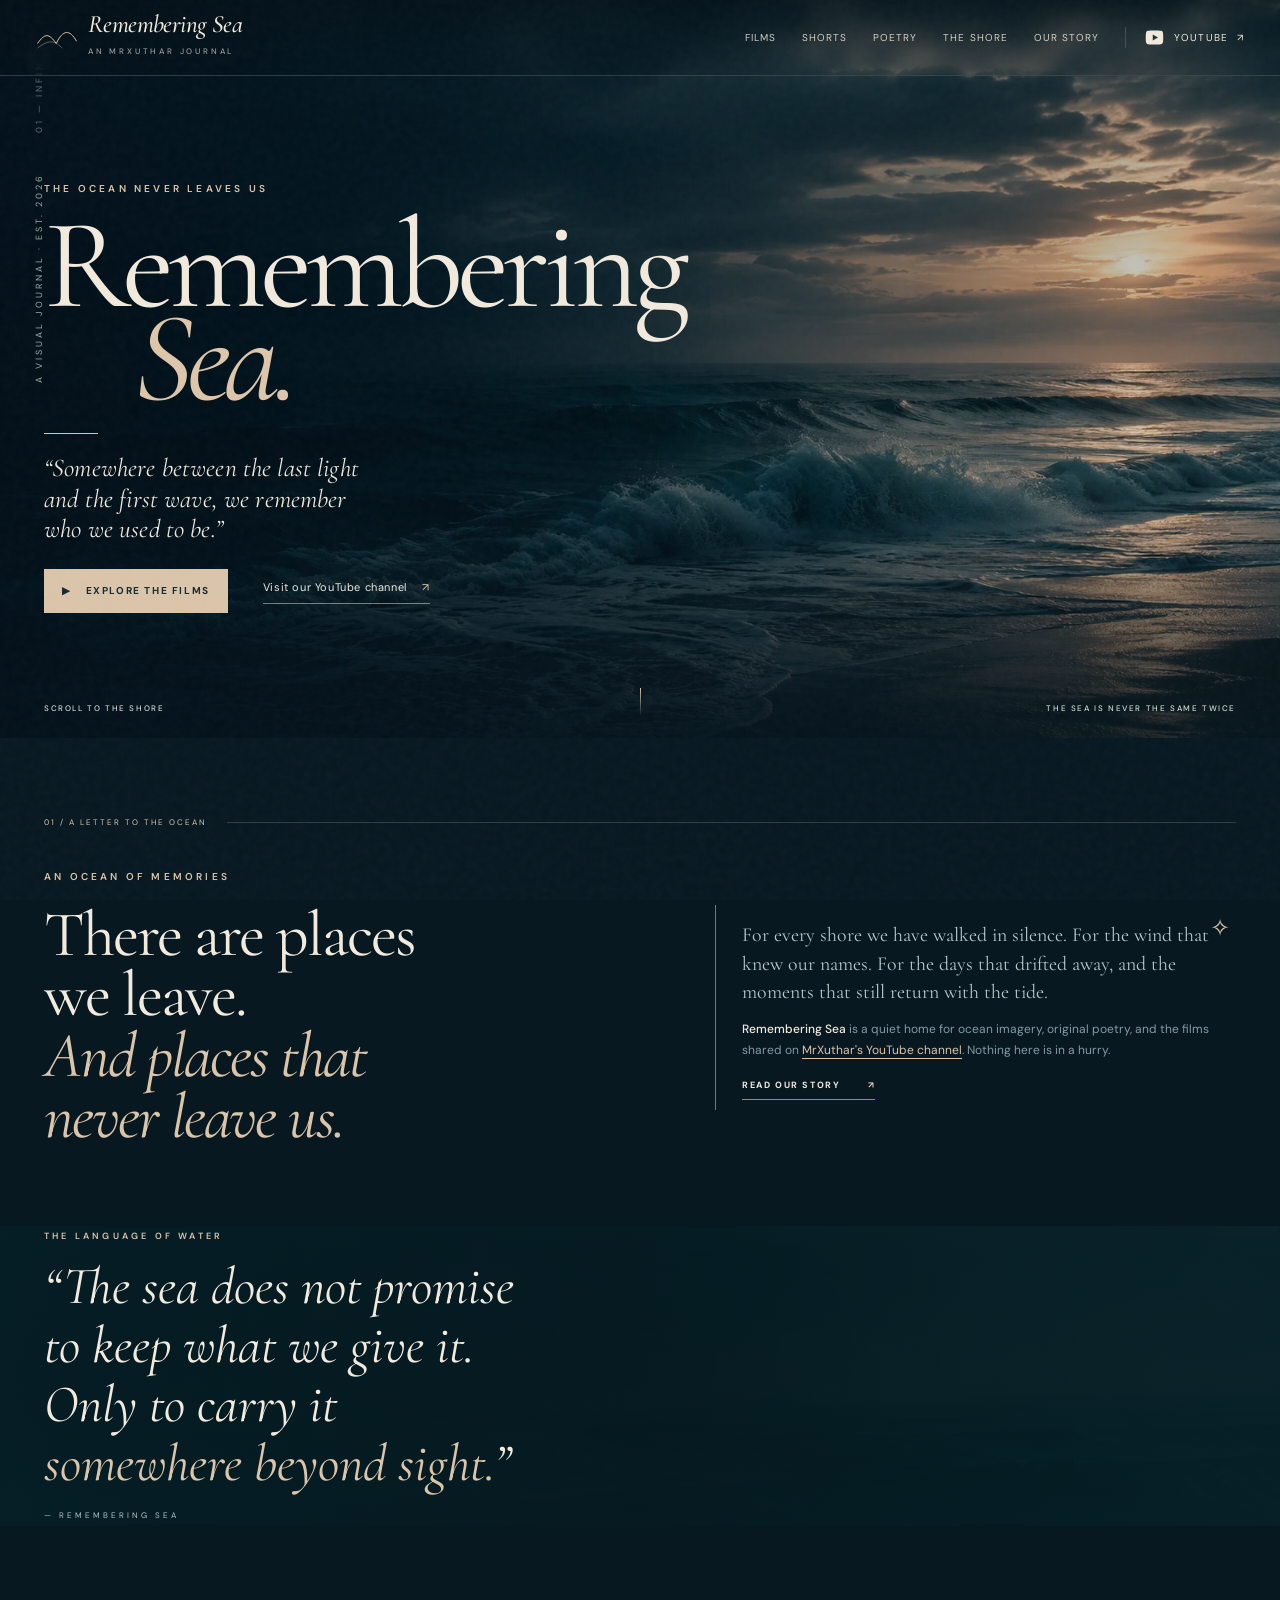
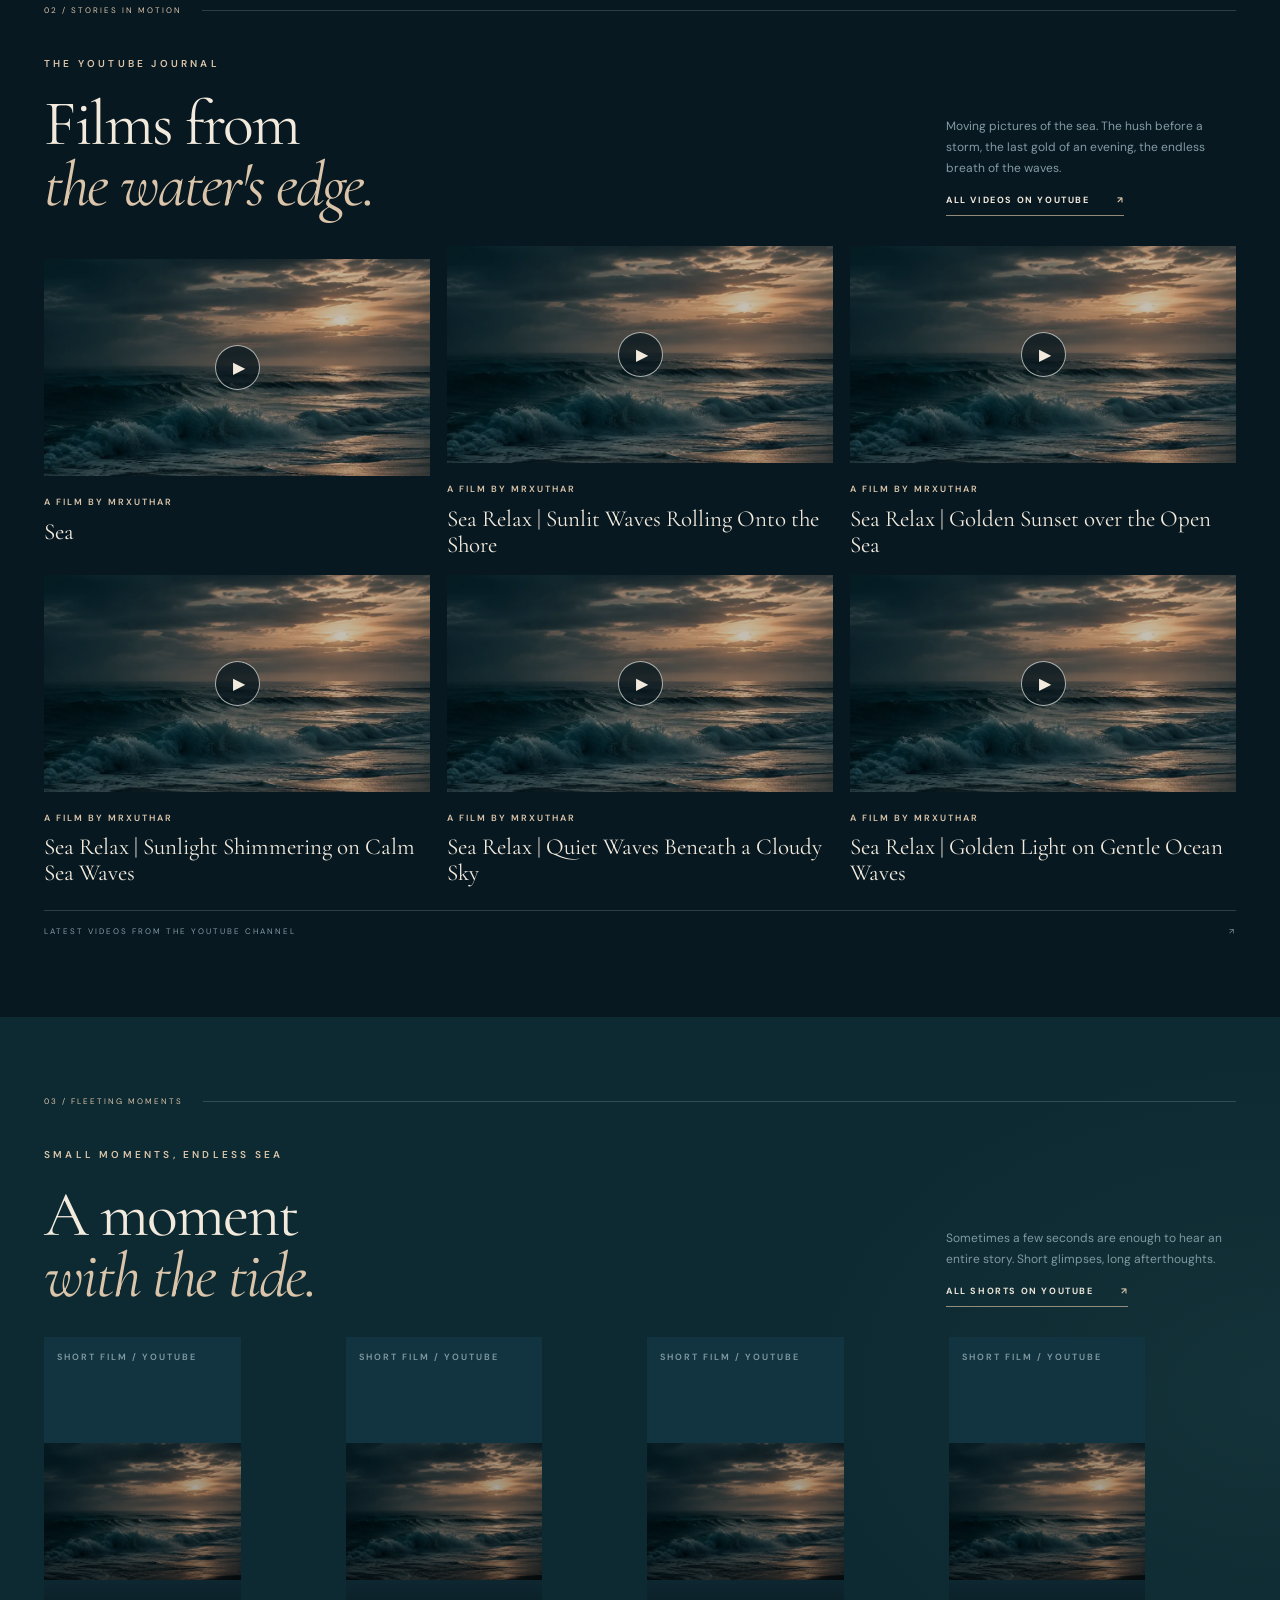
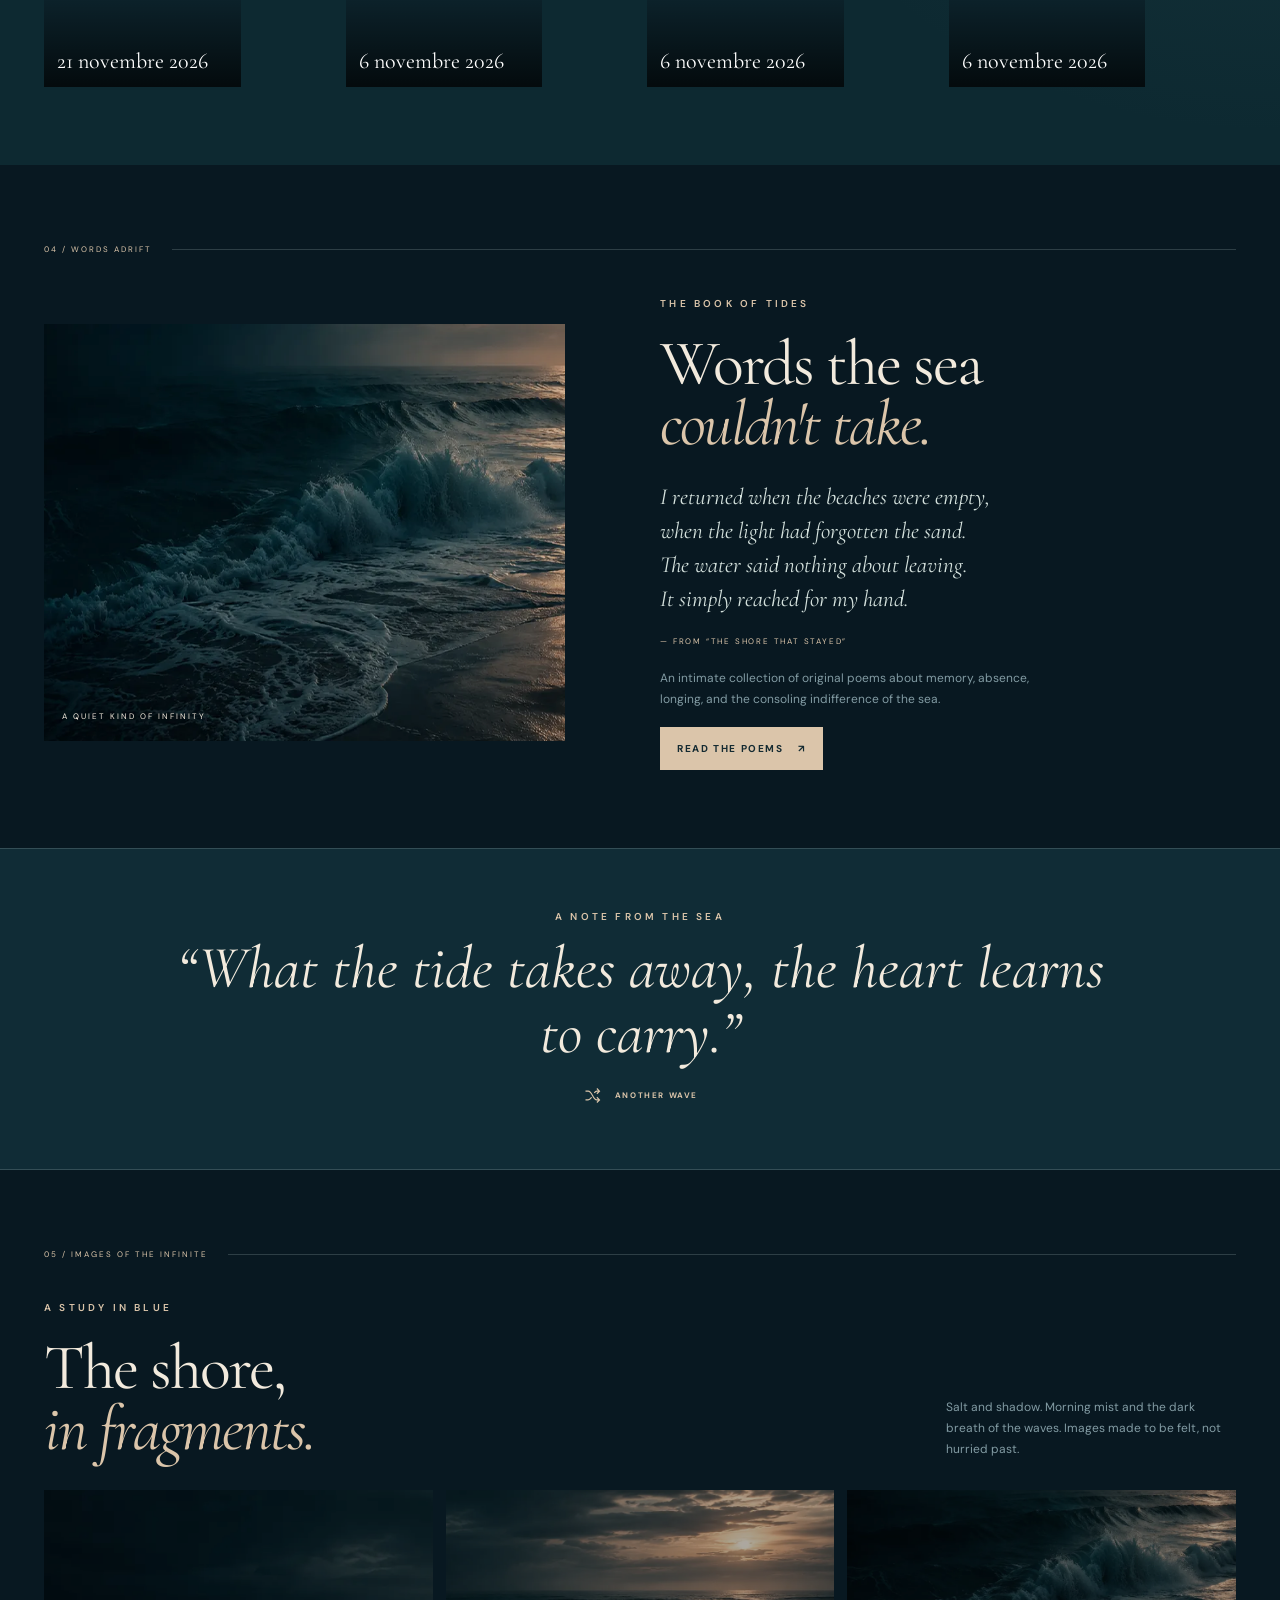
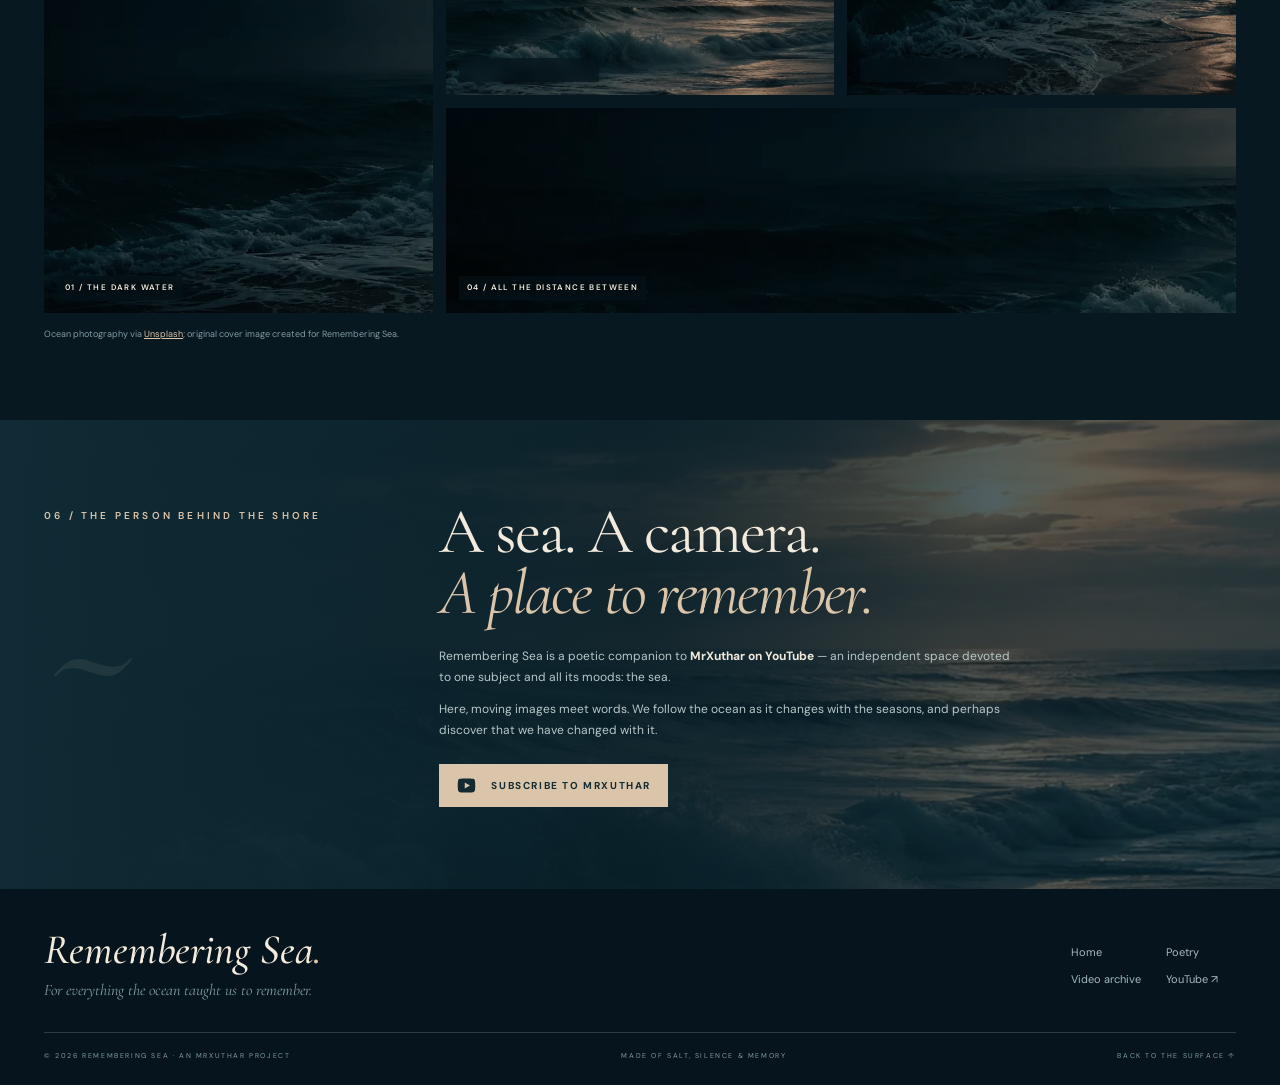
<file: index.html>
<!DOCTYPE html>
<html lang="en">
<head>
  <meta charset="utf-8">
  <meta name="viewport" content="width=device-width, initial-scale=1">
  <meta name="theme-color" content="#091a24">
  <meta name="description" content="Remembering Sea is a visual journal of ocean films, quiet moments, and original poetry — a companion to MrXuthar on YouTube.">
  <meta property="og:title" content="Remembering Sea — A place for what the tide leaves behind">
  <meta property="og:description" content="Ocean films, passing tides and poetry for the things we cannot say aloud. An independent companion to MrXuthar on YouTube.">
  <meta property="og:type" content="website">
  <meta property="og:image" content="assets/sea-at-dusk.webp">
  <meta name="color-scheme" content="dark">
  <title>Remembering Sea · An ocean of memories</title>
  <link rel="icon" href="assets/favicon.svg" type="image/svg+xml">
  <link rel="preconnect" href="https://fonts.googleapis.com">
  <link rel="preconnect" href="https://fonts.gstatic.com" crossorigin>
  <link href="https://fonts.googleapis.com/css2?family=Cormorant+Garamond:ital,wght@0,400;0,500;0,600;1,400;1,500;1,600&family=DM+Sans:wght@400;500;600;700&display=swap" rel="stylesheet">
  <link rel="stylesheet" href="assets/style.css">
  <link rel="stylesheet" href="assets/restyle.css">
  <script src="assets/app.js" defer></script>
</head>
<body data-page="home">
  <a class="skip-link" href="#main">Skip to content</a>
  <div class="grain" aria-hidden="true"></div>
  <header class="site-header" id="top">
    <a class="wordmark" href="index.html" aria-label="Remembering Sea — home">
      <svg class="mark" viewBox="0 0 56 34" fill="none" aria-hidden="true"><path d="M2 25C12 11 17 11 27 25C36 6 45 6 54 22" stroke="currentColor" stroke-width="1.3"/><path d="M2 31C17 20 23 20 35 31" stroke="currentColor" stroke-width=".8" opacity=".7"/></svg>
      <span><strong>Remembering Sea</strong><small>AN MRXUTHAR JOURNAL</small></span>
    </a>
    <button class="menu-toggle" aria-controls="main-nav" aria-expanded="false" aria-label="Open navigation"><span></span><span></span></button>
    <nav class="main-nav" id="main-nav" aria-label="Primary navigation">
      <a href="#films">Films</a><a href="#shorts">Shorts</a><a href="poetry.html">Poetry</a><a href="#gallery">The shore</a><a href="#about">Our story</a>
      <a class="nav-youtube" href="https://www.youtube.com/@MrXuthar" target="_blank" rel="noopener noreferrer"><svg class="yt-icon" viewBox="0 0 24 24" aria-hidden="true"><path fill="currentColor" d="M21.58 6.19c-.23-.87-.91-1.55-1.78-1.78C18.23 4 12 4 12 4s-6.23 0-7.8.41c-.87.23-1.55.91-1.78 1.78C2 7.77 2 12 2 12s0 4.23.42 5.81c.23.87.91 1.55 1.78 1.78C5.77 20 12 20 12 20s6.23 0 7.8-.41c.87-.23 1.55-.91 1.78-1.78C22 16.23 22 12 22 12s0-4.23-.42-5.81ZM10 15.5v-7l6 3.5-6 3.5Z"/></svg> YouTube <span aria-hidden="true">↗</span></a>
    </nav>
  </header>
  <main id="main">
    <section class="hero" aria-labelledby="hero-title">
      <div class="hero-image" role="img" aria-label="Waves break on a dim shoreline beneath a cloud-filled sunset sky"></div>
      <div class="hero-overlay"></div>
      <div class="hero-left-rail" aria-hidden="true">A VISUAL JOURNAL · EST. 2026 <span>01 — INFINITE</span></div>
      <div class="hero-content page-shell">
        <p class="eyebrow animate-in">THE OCEAN NEVER LEAVES US</p>
        <h1 id="hero-title" class="animate-in">Remembering<br><em>Sea.</em></h1>
        <div class="hero-rule animate-in"></div>
        <p class="hero-verse animate-in">“Somewhere between the last light<br>and the first wave, we remember<br>who we used to be.”</p>
        <div class="hero-actions animate-in">
          <a class="btn btn-sand" href="#films"><span class="play-triangle" aria-hidden="true">▶</span> Explore the films</a>
          <a class="text-link hero-link" href="https://www.youtube.com/@MrXuthar" target="_blank" rel="noopener noreferrer">Visit our YouTube channel <span aria-hidden="true">↗</span></a>
        </div>
      </div>
      <div class="hero-bottom page-shell"><span>SCROLL TO THE SHORE</span><span class="scroll-indicator" aria-hidden="true"></span><span>THE SEA IS NEVER THE SAME TWICE</span></div>
    </section>

    <section class="intro section-space page-shell reveal" aria-labelledby="intro-title">
      <div class="section-index"><span>01 / A LETTER TO THE OCEAN</span><span class="fine-line"></span></div>
      <div class="intro-grid"><div class="intro-heading"><p class="eyebrow">AN OCEAN OF MEMORIES</p><h2 id="intro-title" class="display-title">There are places<br>we leave.<br><em>And places that<br>never leave us.</em></h2></div>
        <div class="intro-copy"><span class="star-glyph" aria-hidden="true">✧</span><p>For every shore we have walked in silence. For the wind that knew our names. For the days that drifted away, and the moments that still return with the tide.</p><p><strong>Remembering Sea</strong> is a quiet home for ocean imagery, original poetry, and the films shared on <a href="https://www.youtube.com/@MrXuthar" target="_blank" rel="noopener noreferrer">MrXuthar's YouTube channel</a>. Nothing here is in a hurry.</p><a class="underlined-link" href="#about">Read our story <span aria-hidden="true">↗</span></a></div></div>
    </section>

    <section class="interlude" aria-label="Ocean reflection"><div class="interlude-photo"></div><div class="interlude-content"><span class="eyebrow">THE LANGUAGE OF WATER</span><p>“The sea does not promise<br>to keep what we give it.<br>Only to carry it<br><em>somewhere beyond sight.</em>”</p><span class="interlude-credit">— REMEMBERING SEA</span></div></section>

    <section class="films-section section-space page-shell" id="films" aria-labelledby="films-title">
      <div class="section-index reveal"><span>02 / STORIES IN MOTION</span><span class="fine-line"></span></div>
      <div class="section-top reveal"><div><p class="eyebrow">THE YOUTUBE JOURNAL</p><h2 id="films-title" class="display-title">Films from<br><em>the water's edge.</em></h2></div><div class="section-aside"><p>Moving pictures of the sea. The hush before a storm, the last gold of an evening, the endless breath of the waves.</p><a class="underlined-link" href="https://www.youtube.com/@MrXuthar/videos" target="_blank" rel="noopener noreferrer">All videos on YouTube <span aria-hidden="true">↗</span></a></div></div>
      <div class="video-grid" id="video-grid" aria-live="polite"><div class="channel-empty"><div class="channel-empty-picture"></div><div class="channel-empty-content"><span class="eyebrow">VISIT THE CHANNEL</span><h3>Every wave has a story.</h3><p>Explore the full collection of sea films on MrXuthar's YouTube channel. The latest public uploads will appear here when the video feed is connected.</p><a class="btn btn-outline" href="https://www.youtube.com/@MrXuthar/videos" target="_blank" rel="noopener noreferrer">Browse all videos <span aria-hidden="true">↗</span></a></div></div></div>
      <div class="section-footnote" id="film-status">FILMS COURTESY OF MRXUTHAR ON YOUTUBE <span>↗</span></div>
    </section>

    <section class="shorts-section section-space" id="shorts" aria-labelledby="shorts-title"><div class="page-shell"><div class="section-index reveal"><span>03 / FLEETING MOMENTS</span><span class="fine-line"></span></div><div class="section-top reveal"><div><p class="eyebrow">SMALL MOMENTS, ENDLESS SEA</p><h2 id="shorts-title" class="display-title">A moment<br><em>with the tide.</em></h2></div><div class="section-aside"><p>Sometimes a few seconds are enough to hear an entire story. Short glimpses, long afterthoughts.</p><a class="underlined-link" href="https://www.youtube.com/@MrXuthar/shorts" target="_blank" rel="noopener noreferrer">All Shorts on YouTube <span aria-hidden="true">↗</span></a></div></div>
      <div class="shorts-grid" id="shorts-grid" aria-live="polite"><a class="shorts-placeholder" href="https://www.youtube.com/@MrXuthar/shorts" target="_blank" rel="noopener noreferrer"><span class="shorts-pill">YOUTUBE SHORTS</span><div class="shorts-placeholder-text">Brief as a wave.<br><em>Endless as the sea.</em></div><span class="circle-arrow" aria-label="Browse YouTube Shorts">↗</span></a><div class="shorts-note"><span class="shorts-number">00:∞</span><p>Pieces of a coastline.<br>Fragments of a feeling.<br>Little films that linger.</p><span class="small-label">A SHORT JOURNEY INTO THE BLUE</span></div></div>
    </div></section>

    <section class="poetry-teaser section-space page-shell" id="poetry" aria-labelledby="poetry-title"><div class="section-index reveal"><span>04 / WORDS ADRIFT</span><span class="fine-line"></span></div><div class="poetry-layout"><div class="poetry-image reveal"><img src="assets/shoreline.webp" alt="Golden light falling across the sea as waves meet a quiet shore" loading="lazy"><span class="image-caption">A QUIET KIND OF INFINITY</span></div><div class="poetry-content reveal"><p class="eyebrow">THE BOOK OF TIDES</p><h2 id="poetry-title" class="display-title">Words the sea<br><em>couldn't take.</em></h2><p class="poetry-fragment">I returned when the beaches were empty,<br>when the light had forgotten the sand.<br>The water said nothing about leaving.<br>It simply reached for my hand.</p><span class="poem-byline">— FROM “THE SHORE THAT STAYED”</span><p class="poetry-subtext">An intimate collection of original poems about memory, absence, longing, and the consoling indifference of the sea.</p><a class="btn btn-sand" href="poetry.html">Read the poems <span aria-hidden="true">↗</span></a></div></div></section>

    <section class="quote-band" aria-label="A changing note from the sea"><div class="page-shell quote-band-inner"><span class="eyebrow">A NOTE FROM THE SEA</span><blockquote id="tide-quote">“What the tide takes away, the heart learns to carry.”</blockquote><button class="shuffle-button" type="button" id="another-tide"><svg viewBox="0 0 24 24" fill="none" stroke="currentColor" stroke-width="1.3" width="21" height="21" aria-hidden="true"><path d="M4 7h3c5 0 5 10 10 10h3M17 14l3 3-3 3M4 17h3c2 0 3-1.7 4-3M14 9c1-1.3 2-2 3-2h3M17 4l3 3-3 3"/></svg> ANOTHER WAVE</button></div></section>

    <section class="gallery-section section-space page-shell" id="gallery" aria-labelledby="gallery-title"><div class="section-index reveal"><span>05 / IMAGES OF THE INFINITE</span><span class="fine-line"></span></div><div class="section-top reveal"><div><p class="eyebrow">A STUDY IN BLUE</p><h2 id="gallery-title" class="display-title">The shore,<br><em>in fragments.</em></h2></div><div class="section-aside"><p>Salt and shadow. Morning mist and the dark breath of the waves. Images made to be felt, not hurried past.</p></div></div>
      <div class="gallery-grid reveal"><figure class="gallery-image g-one"><img src="https://images.unsplash.com/photo-1638158466319-198a5db80d71?auto=format&fit=crop&w=1100&q=80" data-fallback="assets/the-deep.webp" alt="Ocean foam against a black sand coast from above" loading="lazy"><figcaption>01 / THE DARK WATER</figcaption></figure><figure class="gallery-image g-two"><img src="https://images.unsplash.com/photo-1556187502-1fd61ecfef3d?auto=format&fit=crop&w=760&q=80" data-fallback="assets/afterglow.webp" alt="Ocean waves at night, the coast disappearing into shadow" loading="lazy"><figcaption>02 / WHERE LIGHT GOES</figcaption></figure><figure class="gallery-image g-three"><img src="https://images.unsplash.com/photo-1615390265246-72d3198a48b7?auto=format&fit=crop&w=1000&q=80" data-fallback="assets/shoreline.webp" alt="White sea foam touching the edge of a dark shoreline" loading="lazy"><figcaption>03 / THE RETURNING TIDE</figcaption></figure><figure class="gallery-image g-four"><img src="https://images.unsplash.com/photo-1689587173959-c7ca265f4c2f?auto=format&fit=crop&w=1000&q=80" data-fallback="assets/the-deep.webp" alt="Turquoise surf and a rocky coast viewed from the air" loading="lazy"><figcaption>04 / ALL THE DISTANCE BETWEEN</figcaption></figure></div>
      <p class="photo-credit">Ocean photography via <a href="https://unsplash.com" target="_blank" rel="noopener noreferrer">Unsplash</a>; original cover image created for Remembering Sea.</p>
    </section>

    <section class="about-section" id="about" aria-labelledby="about-title"><div class="about-backdrop"></div><div class="page-shell about-layout"><div class="about-label reveal"><span class="eyebrow">06 / THE PERSON BEHIND THE SHORE</span><div class="about-emblem" aria-hidden="true">~</div></div><div class="about-copy reveal"><h2 id="about-title" class="display-title">A sea. A camera.<br><em>A place to remember.</em></h2><p>Remembering Sea is a poetic companion to <strong>MrXuthar on YouTube</strong> — an independent space devoted to one subject and all its moods: the sea.</p><p>Here, moving images meet words. We follow the ocean as it changes with the seasons, and perhaps discover that we have changed with it.</p><a class="btn btn-sand" href="https://www.youtube.com/@MrXuthar?sub_confirmation=1" target="_blank" rel="noopener noreferrer"><svg class="yt-icon" viewBox="0 0 24 24" aria-hidden="true"><path fill="currentColor" d="M21.58 6.19c-.23-.87-.91-1.55-1.78-1.78C18.23 4 12 4 12 4s-6.23 0-7.8.41c-.87.23-1.55.91-1.78 1.78C2 7.77 2 12 2 12s0 4.23.42 5.81c.23.87.91 1.55 1.78 1.78C5.77 20 12 20 12 20s6.23 0 7.8-.41c.87-.23 1.55-.91 1.78-1.78C22 16.23 22 12 22 12s0-4.23-.42-5.81ZM10 15.5v-7l6 3.5-6 3.5Z"/></svg> Subscribe to MrXuthar</a></div></div></section>
  </main>
  <footer class="site-footer"><div class="page-shell footer-top"><div><a class="footer-brand" href="#top">Remembering Sea<span>.</span></a><p>For everything the ocean taught us to remember.</p></div><div class="footer-links"><a href="index.html">Home</a><a href="poetry.html">Poetry</a><a href="archive.html">Video archive</a><a href="https://www.youtube.com/@MrXuthar" target="_blank" rel="noopener noreferrer">YouTube ↗</a></div></div><div class="page-shell footer-bottom"><span>© <span id="year">2026</span> REMEMBERING SEA · AN MRXUTHAR PROJECT</span><span>MADE OF SALT, SILENCE & MEMORY</span><a href="#top">BACK TO THE SURFACE ↑</a></div></footer>
  <dialog class="video-dialog" id="video-dialog" aria-label="Play YouTube video"><button type="button" class="dialog-close" aria-label="Close video">×</button><div class="video-dialog-frame" id="video-dialog-frame"></div><a id="video-dialog-link" href="https://www.youtube.com/@MrXuthar" target="_blank" rel="noopener noreferrer">Watch on YouTube ↗</a></dialog>
</body>
</html>
</file>
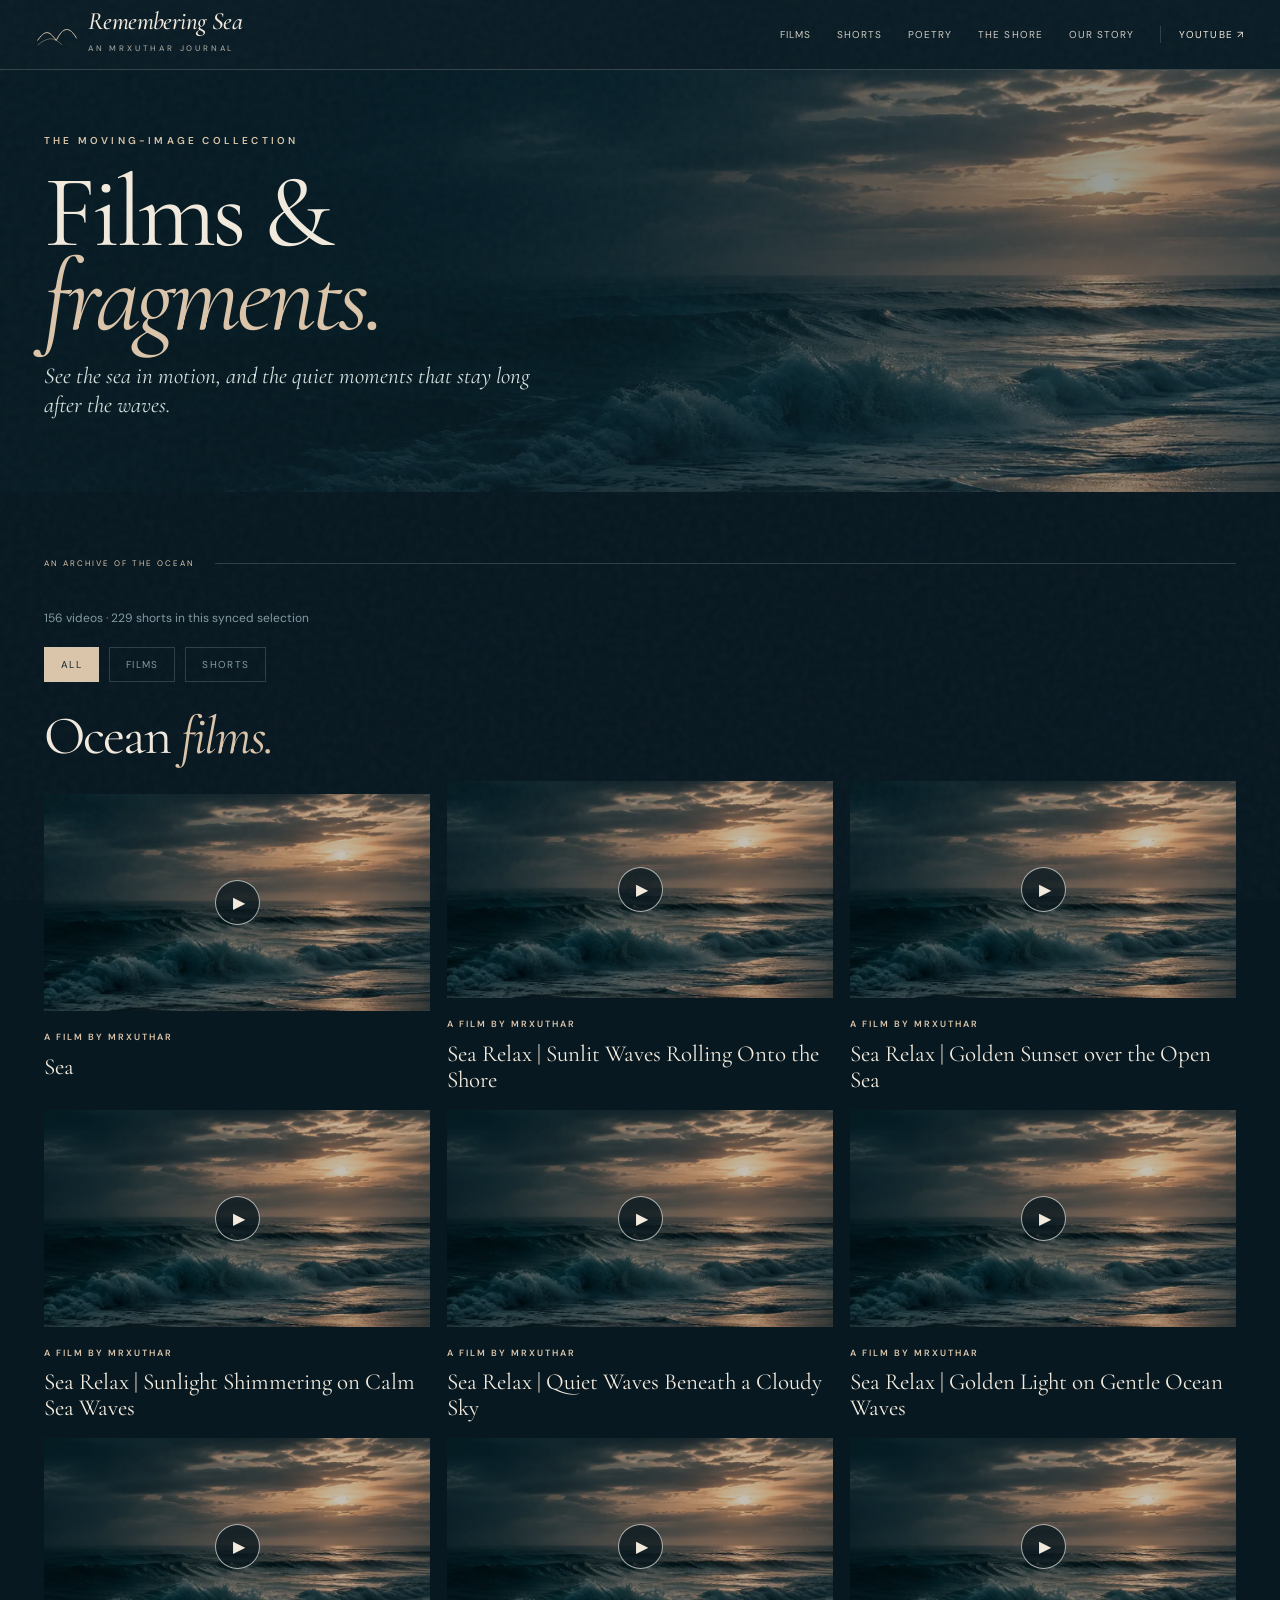
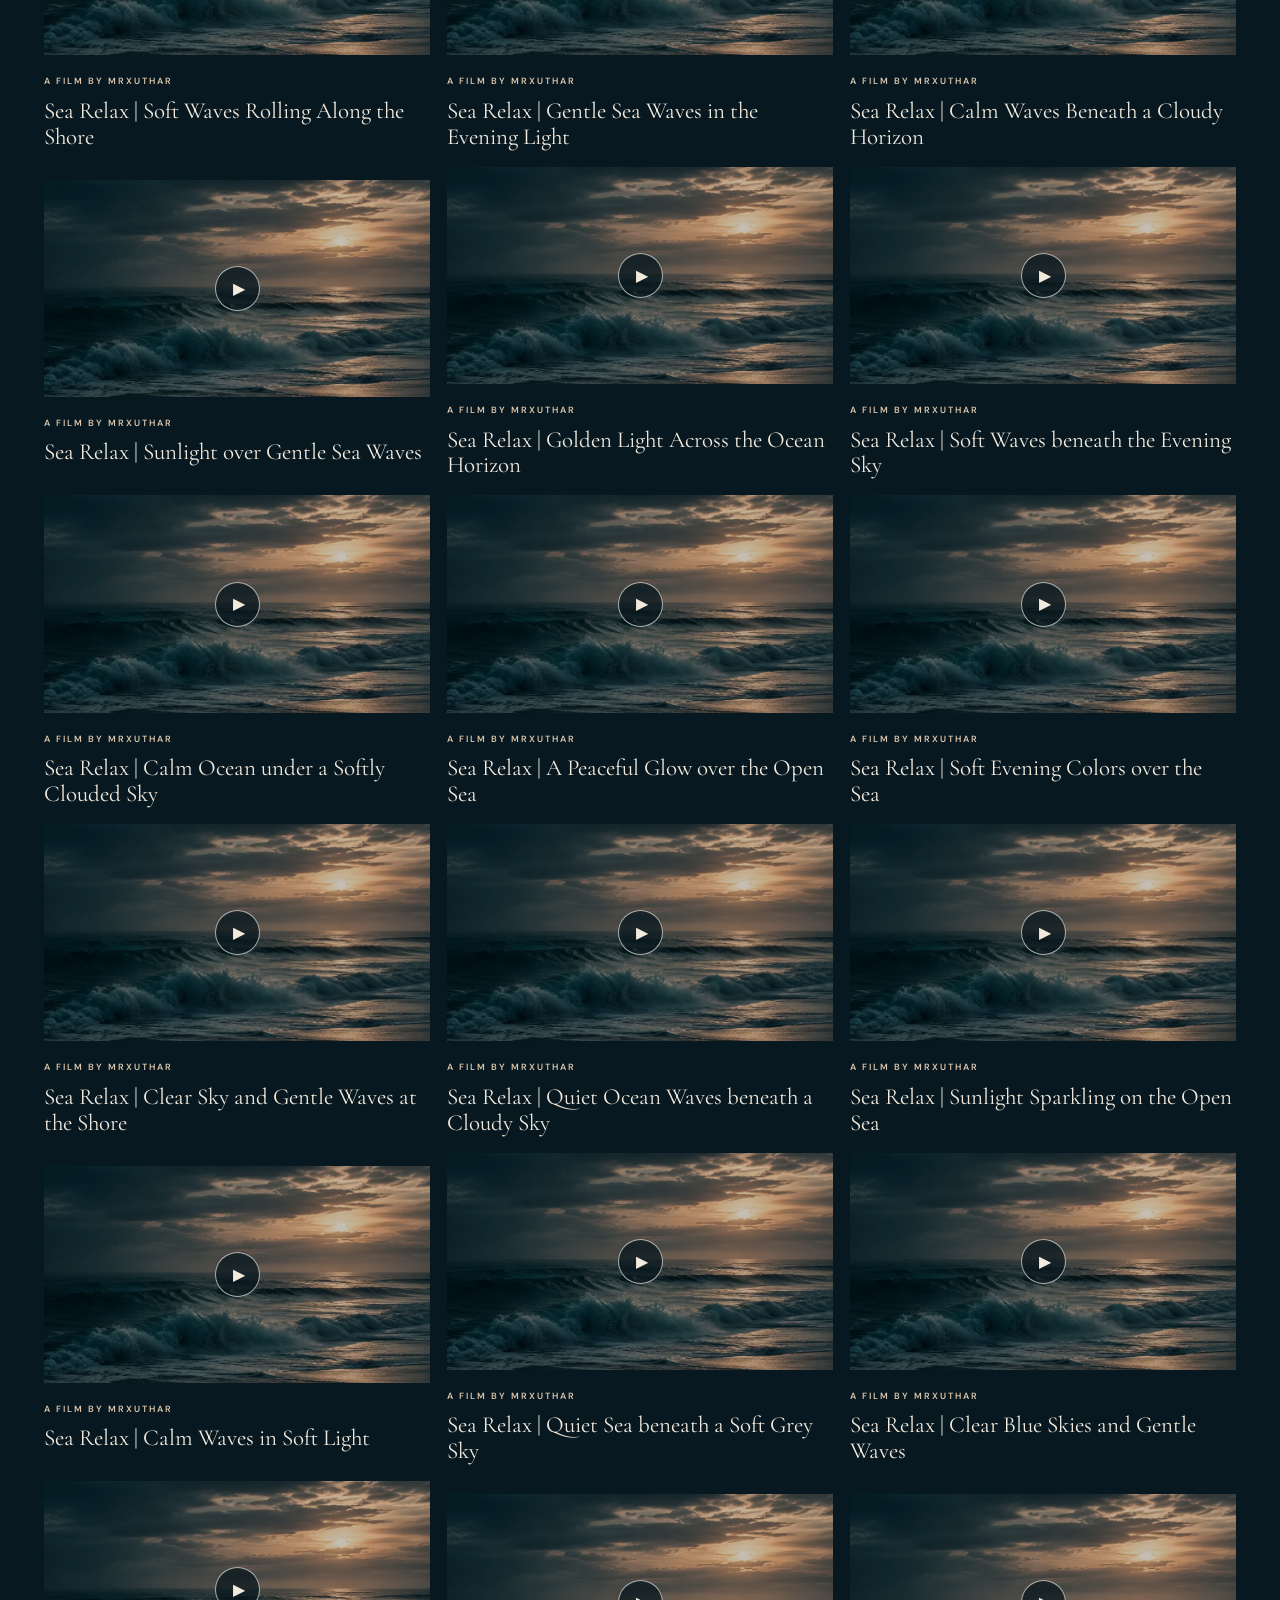
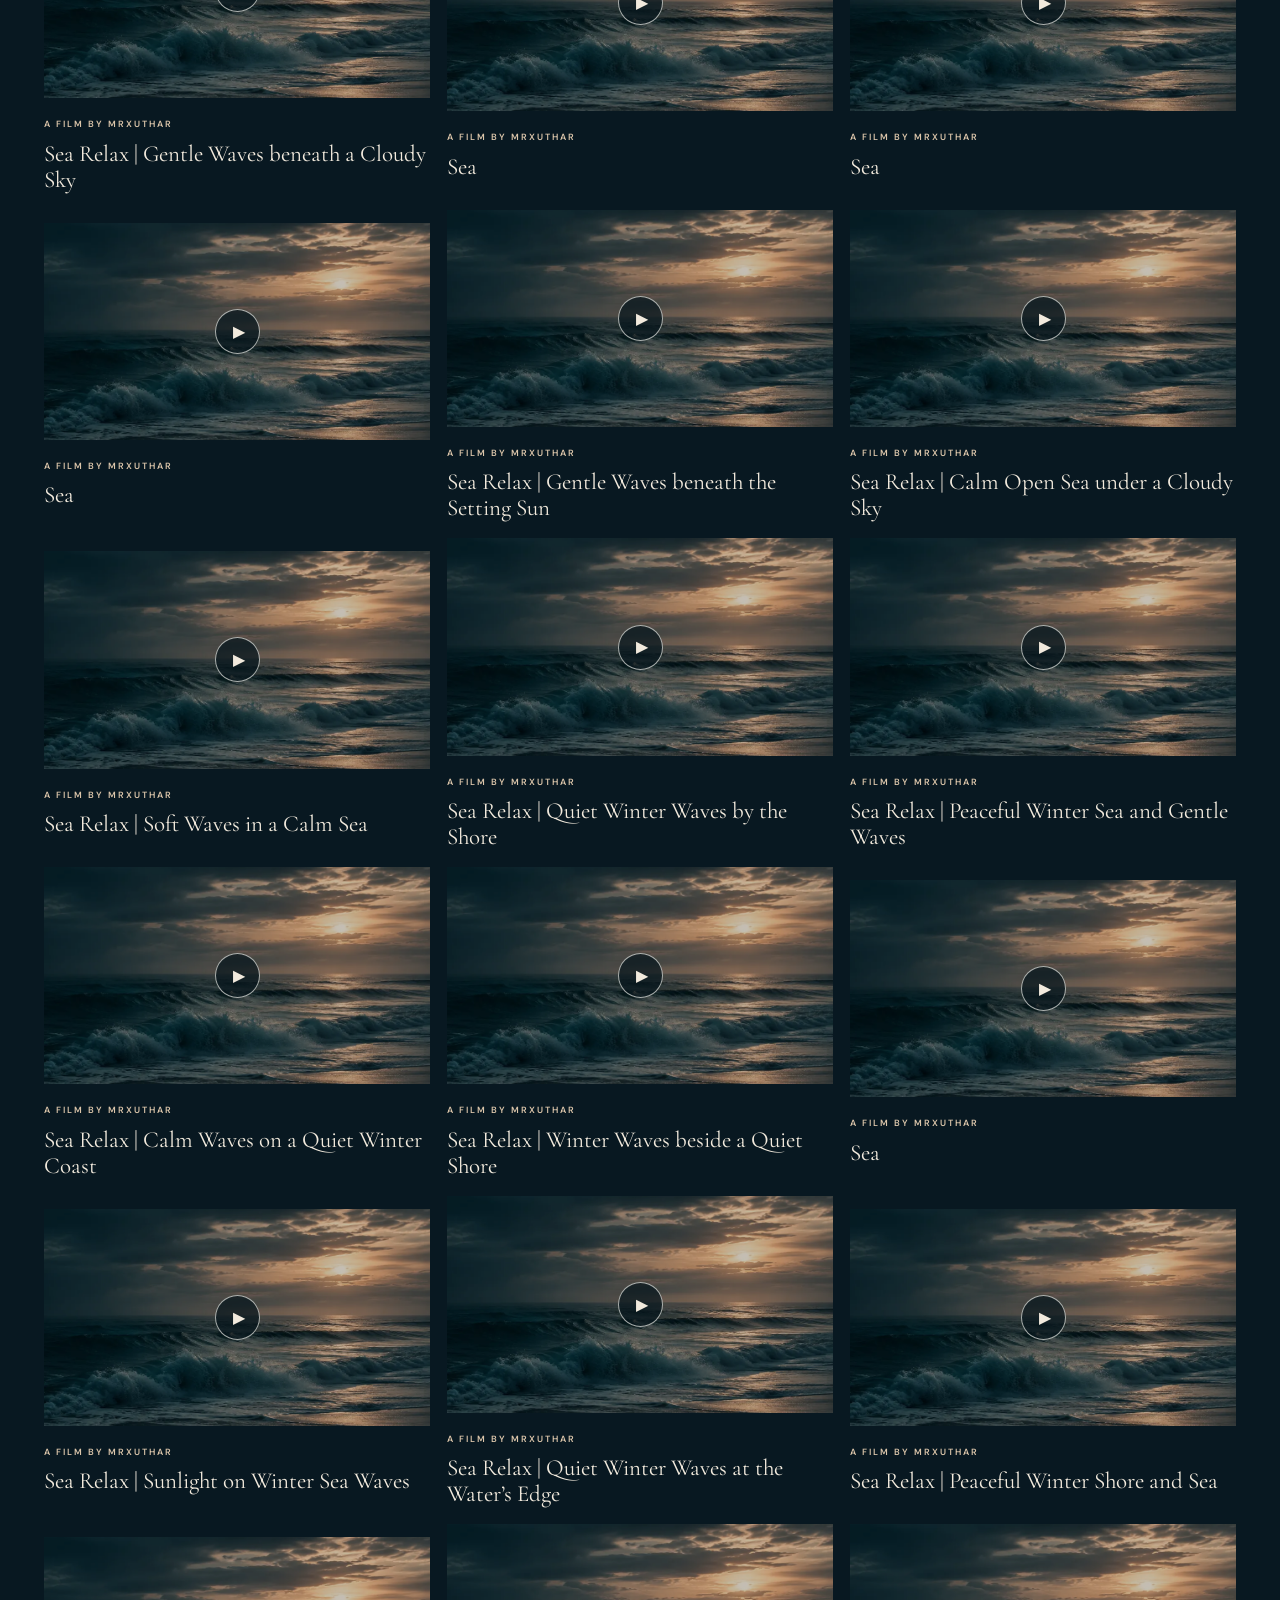
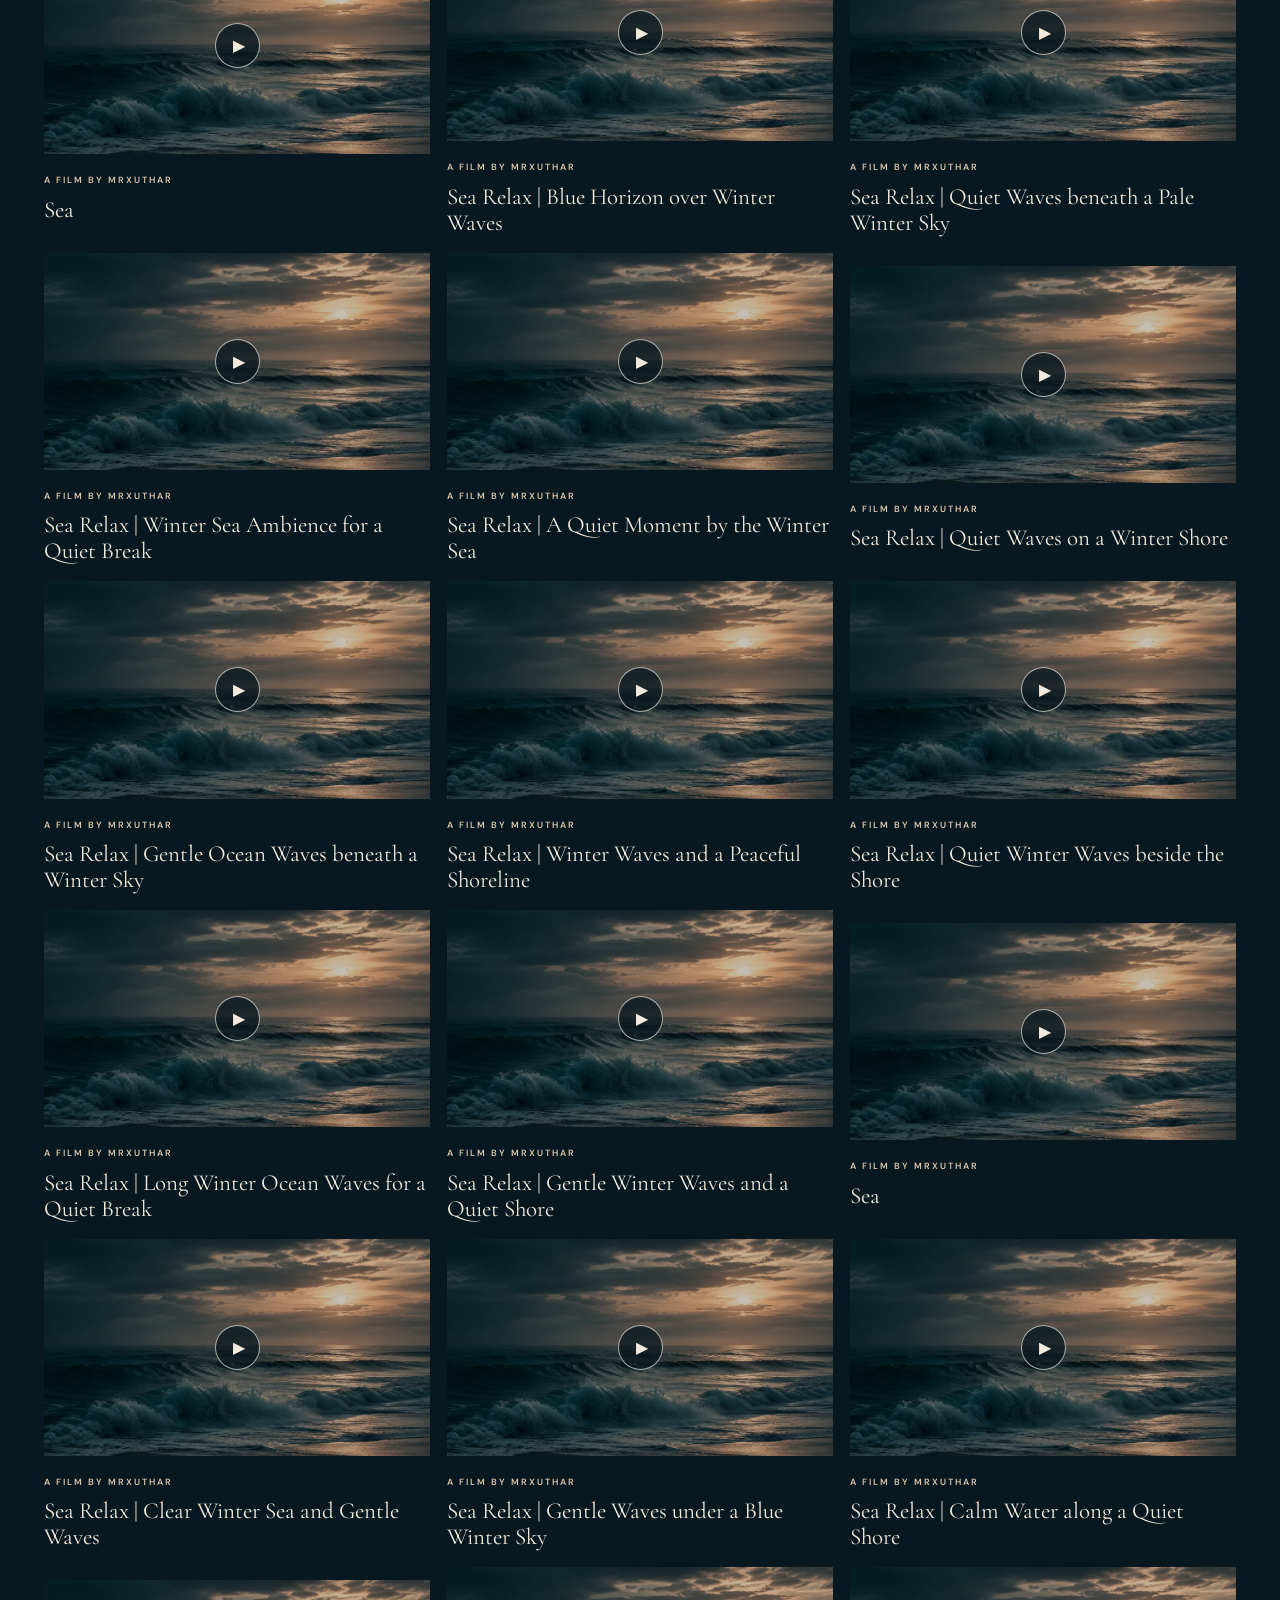
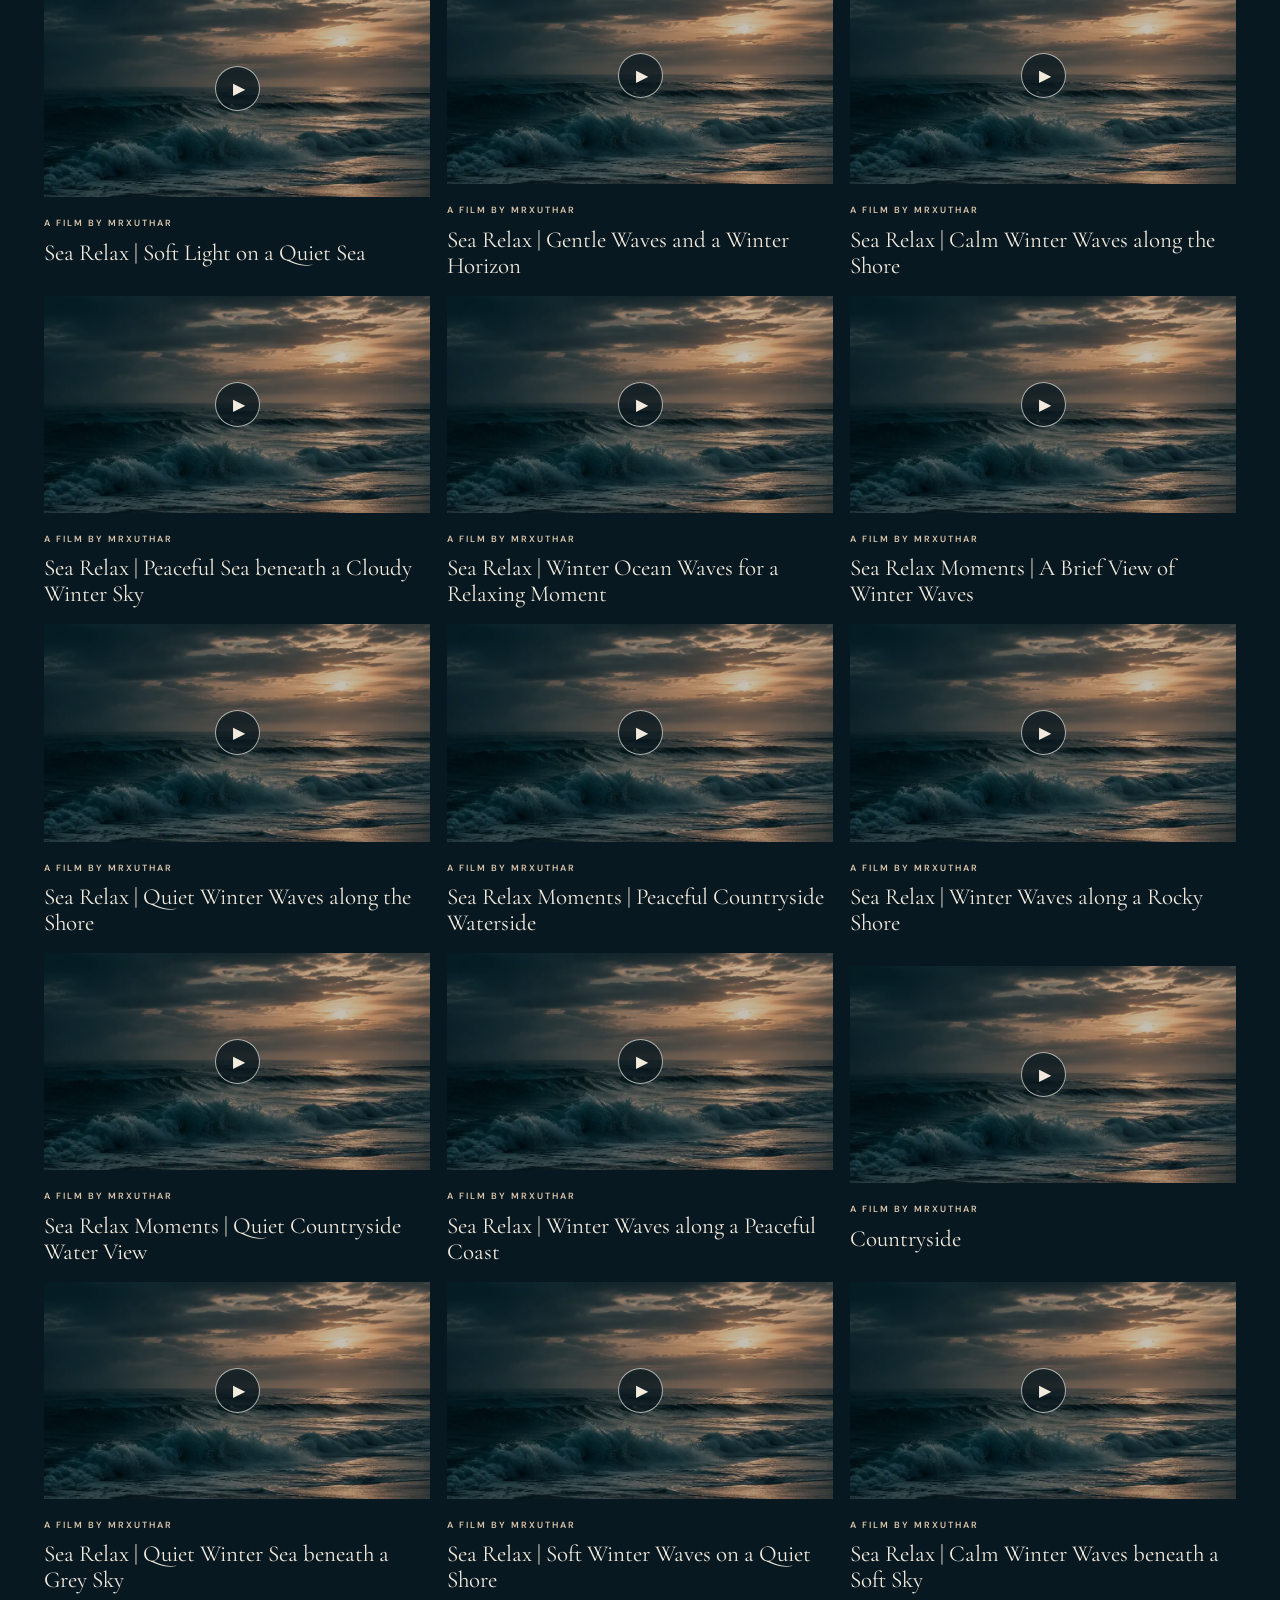
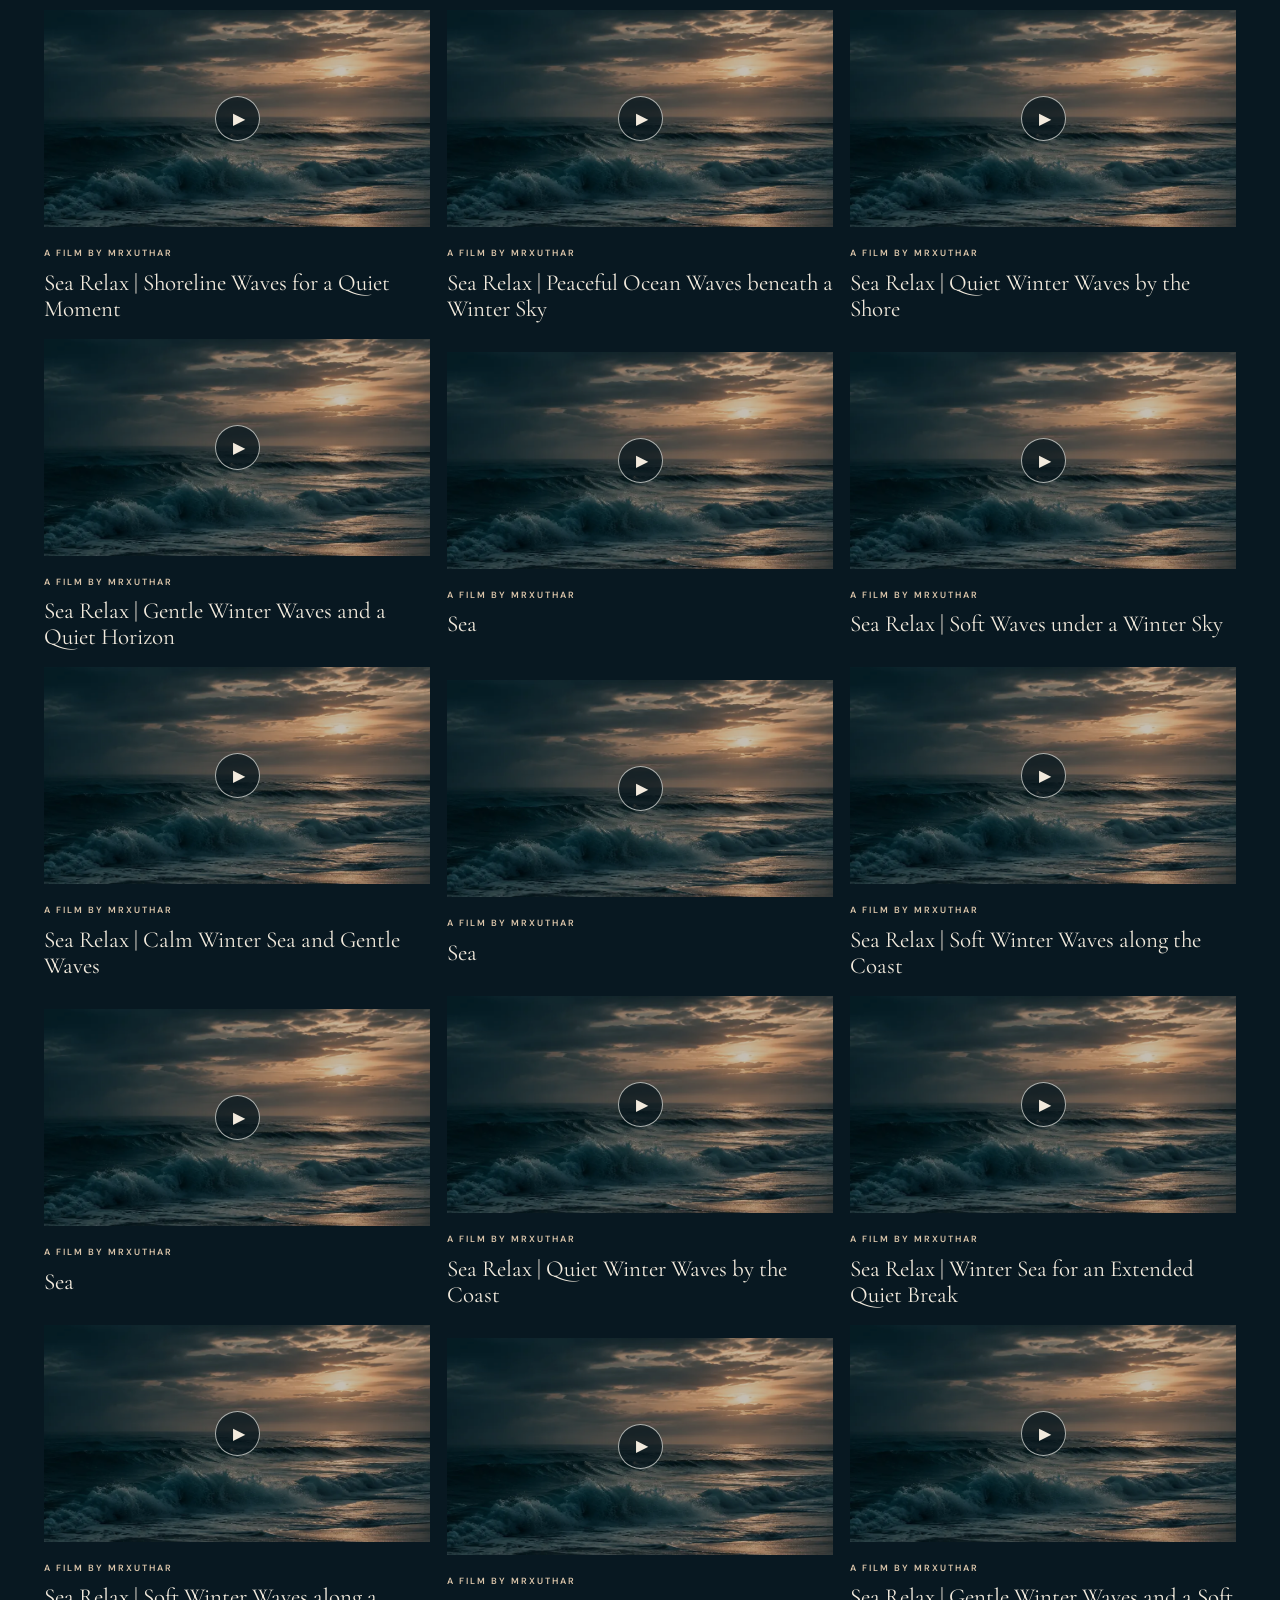
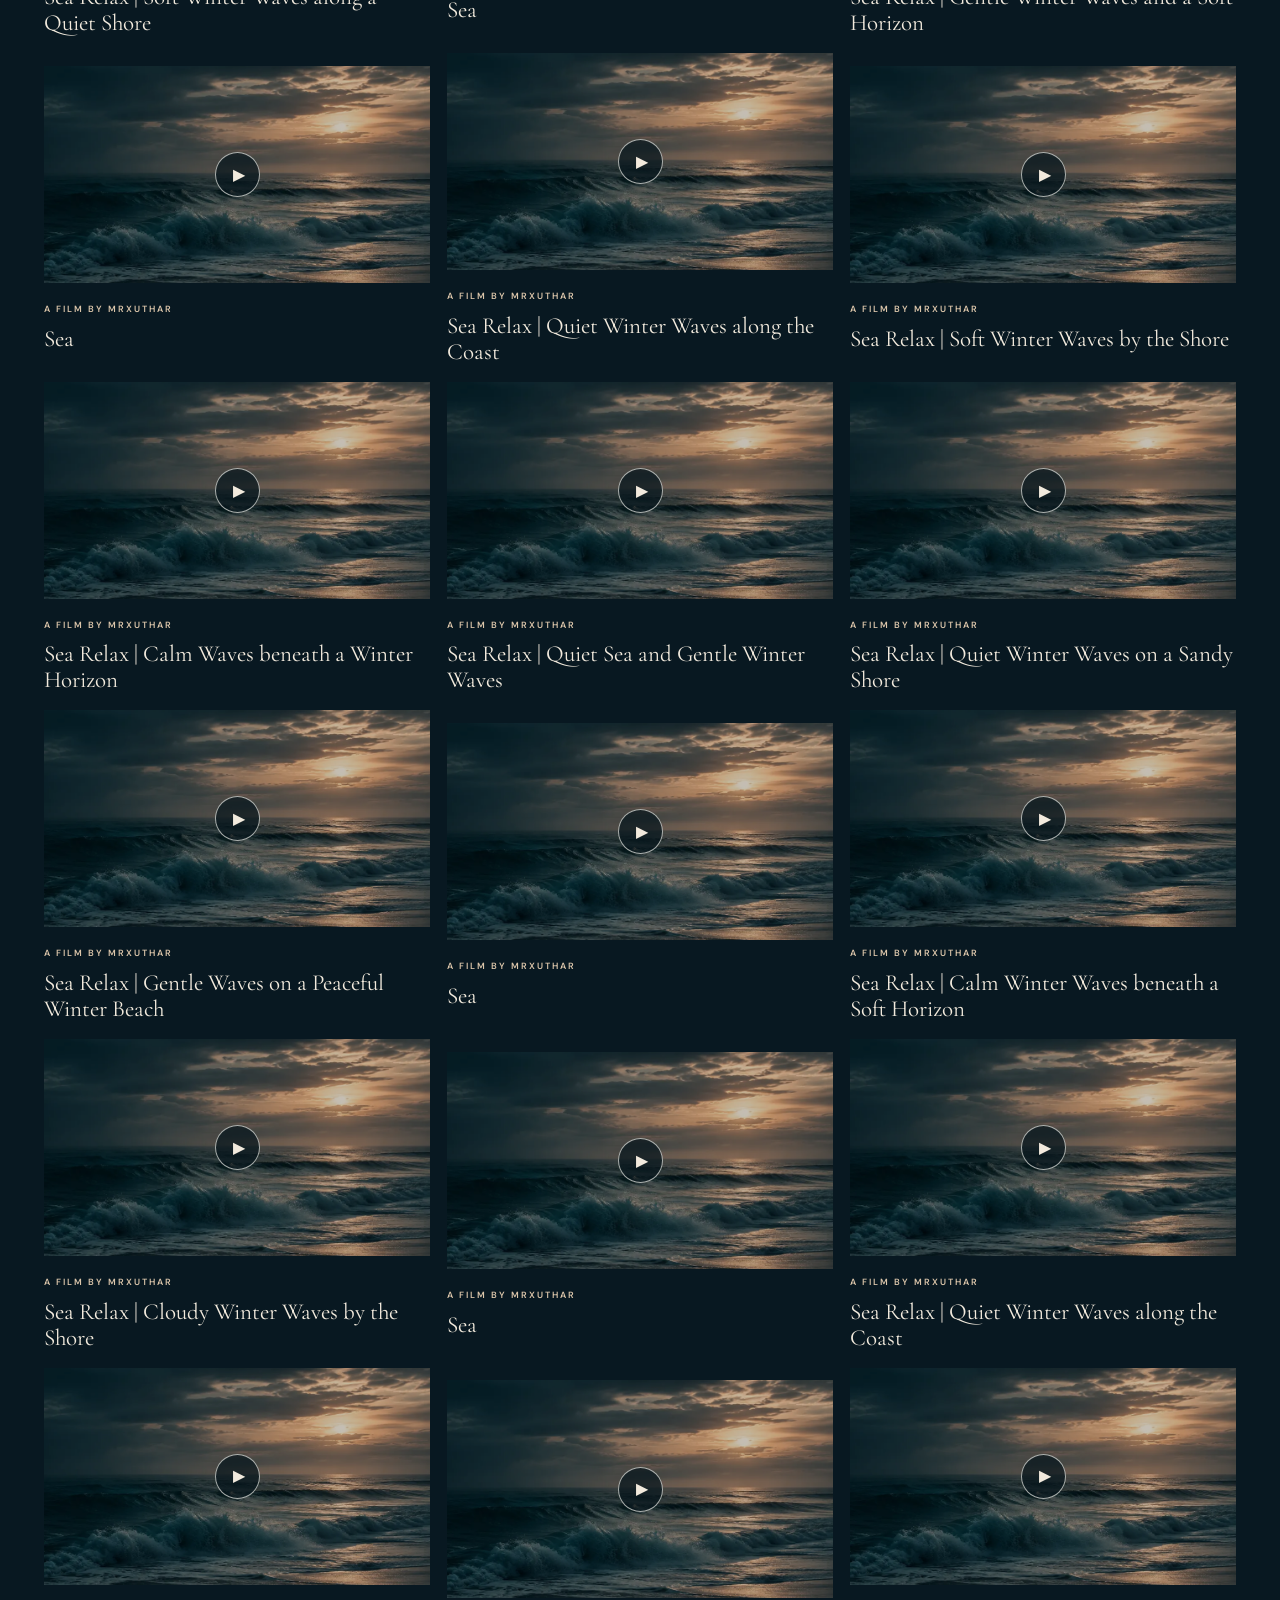
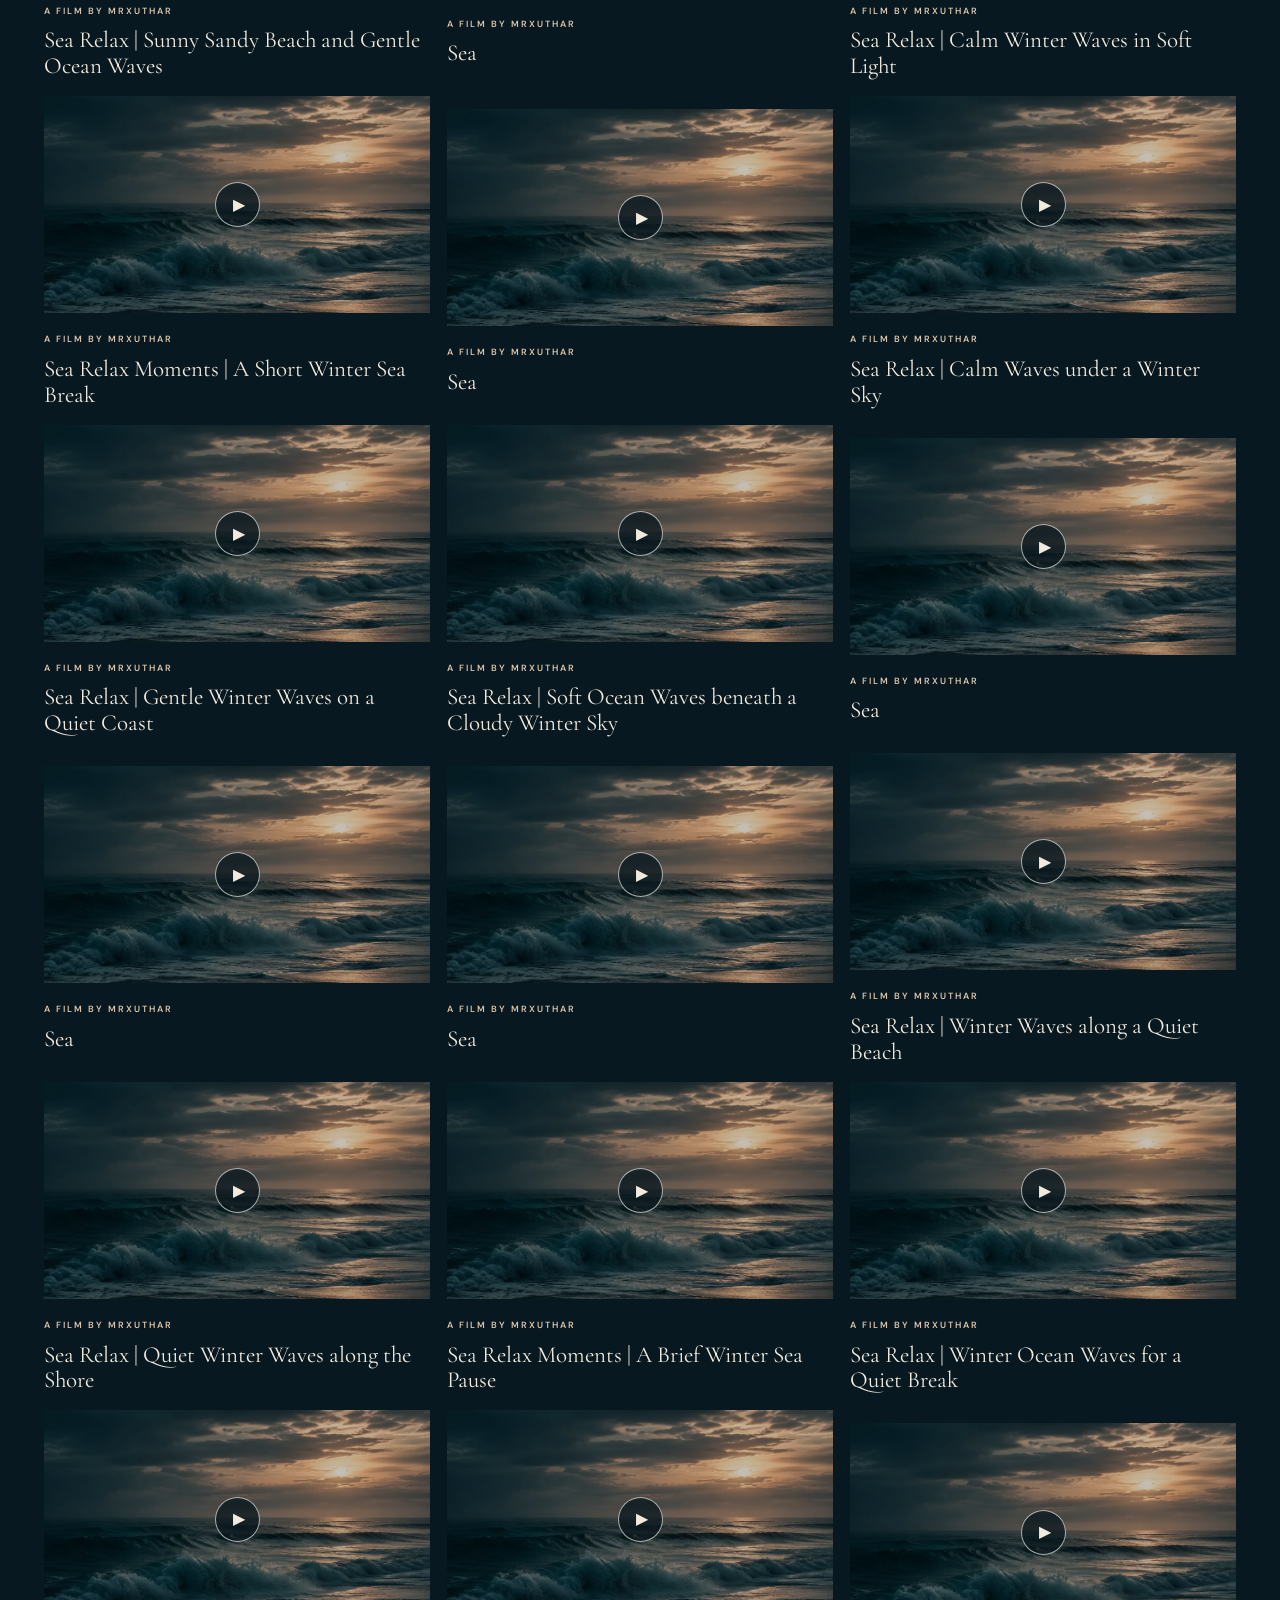
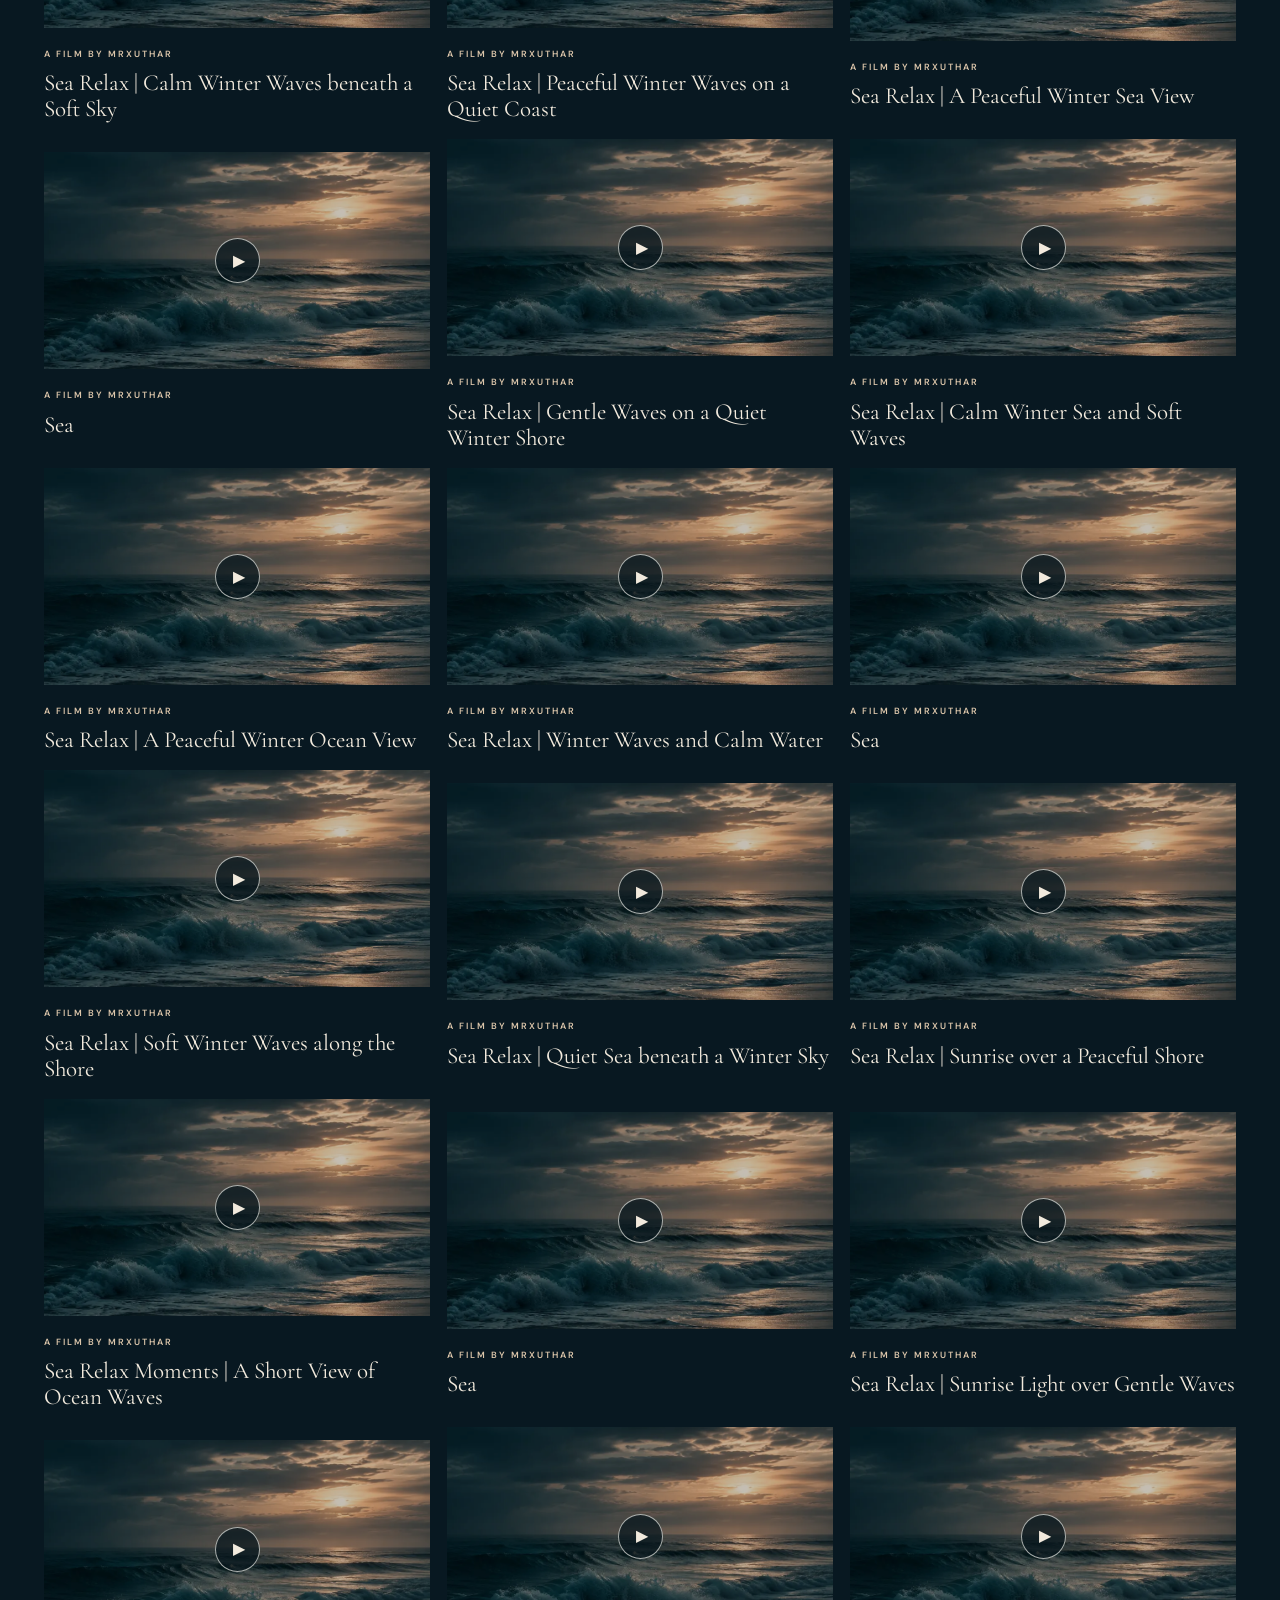
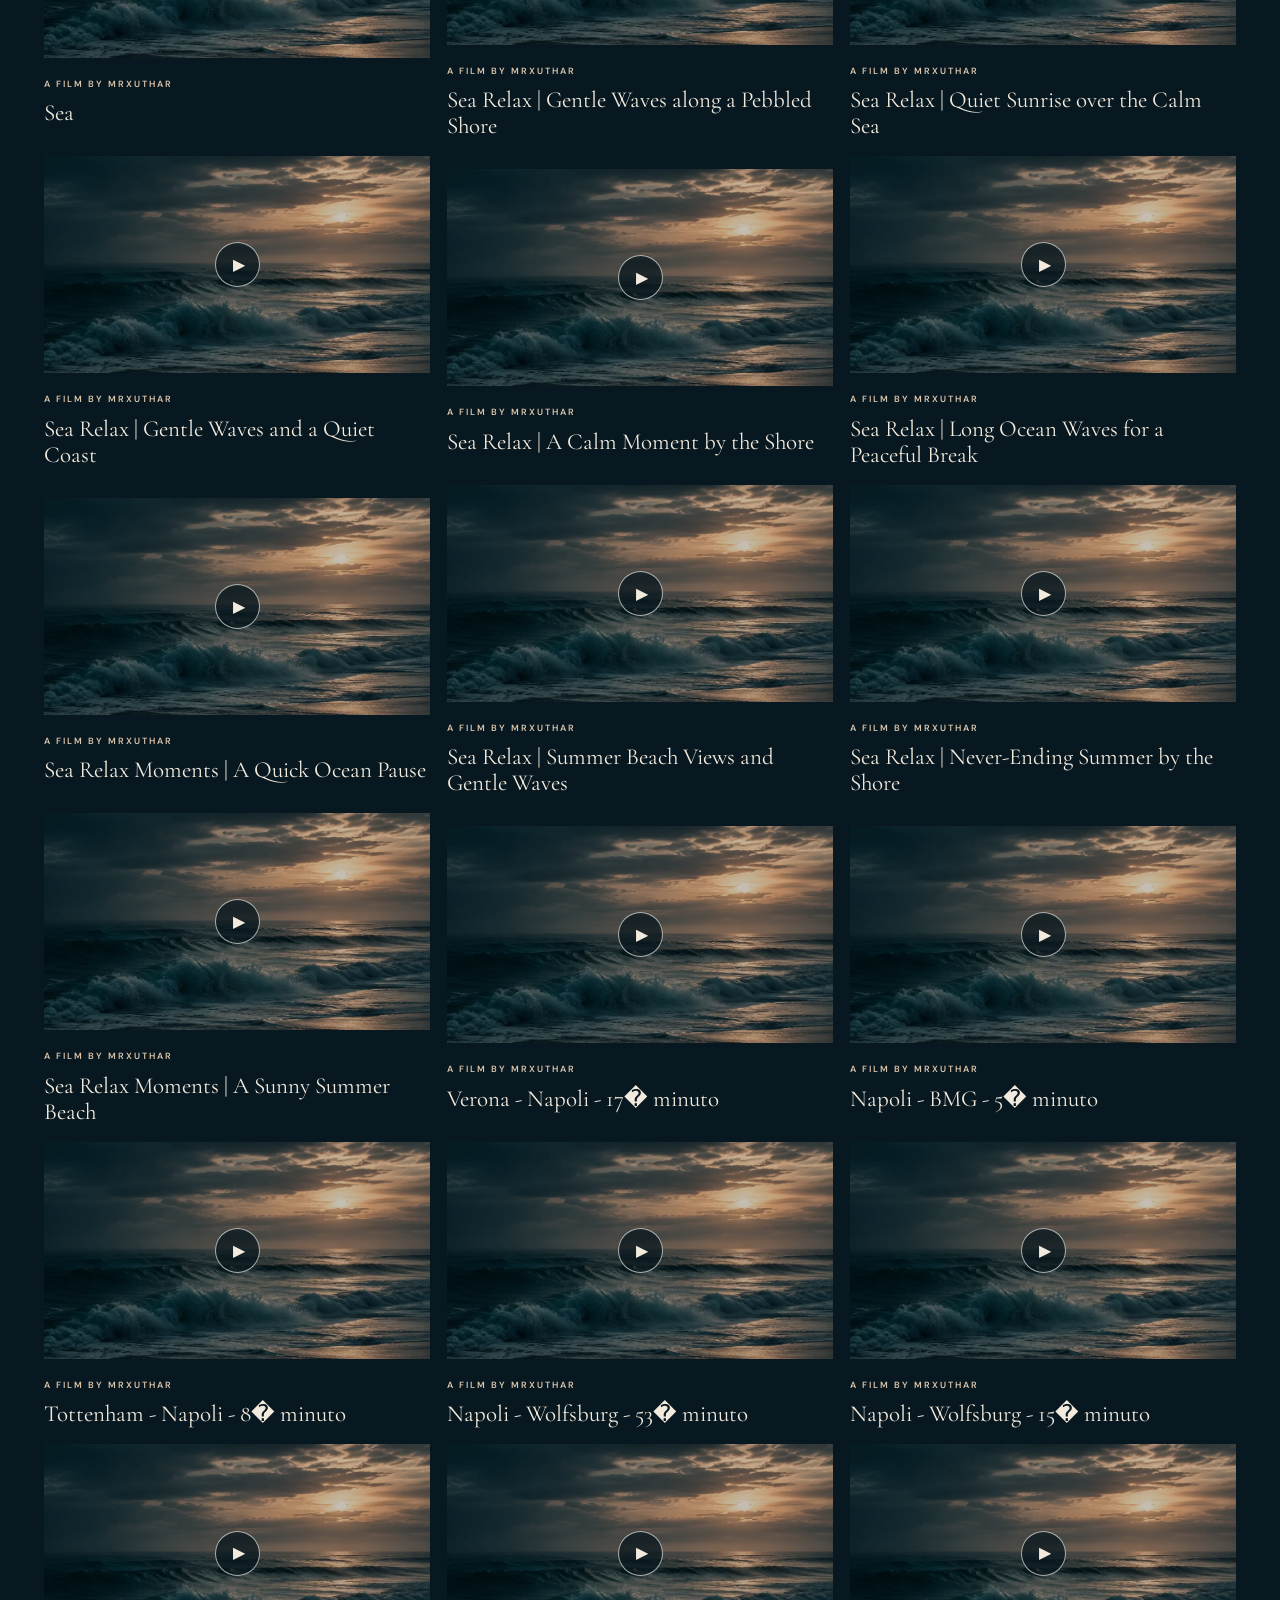
<file: archive.html>
<!DOCTYPE html><html lang="en"><head><meta charset="utf-8"><meta name="viewport" content="width=device-width, initial-scale=1"><meta name="theme-color" content="#091a24"><meta name="description" content="Explore MrXuthar's sea videos and Shorts on YouTube — the moving-image archive of Remembering Sea."><title>Films &amp; Shorts · Remembering Sea</title><link rel="icon" href="assets/favicon.svg" type="image/svg+xml"><link rel="preconnect" href="https://fonts.googleapis.com"><link rel="preconnect" href="https://fonts.gstatic.com" crossorigin><link href="https://fonts.googleapis.com/css2?family=Cormorant+Garamond:ital,wght@0,400;0,500;0,600;1,400;1,500;1,600&family=DM+Sans:wght@400;500;600;700&display=swap" rel="stylesheet"><link rel="stylesheet" href="assets/style.css"><link rel="stylesheet" href="assets/restyle.css"><script src="assets/app.js" defer></script></head>
<body class="inner-page" data-page="archive"><a class="skip-link" href="#main">Skip to content</a><div class="grain" aria-hidden="true"></div><header class="site-header"><a class="wordmark" href="index.html" aria-label="Remembering Sea — home"><svg class="mark" viewBox="0 0 56 34" fill="none" aria-hidden="true"><path d="M2 25C12 11 17 11 27 25C36 6 45 6 54 22" stroke="currentColor" stroke-width="1.3"/><path d="M2 31C17 20 23 20 35 31" stroke="currentColor" stroke-width=".8" opacity=".7"/></svg><span><strong>Remembering Sea</strong><small>AN MRXUTHAR JOURNAL</small></span></a><button class="menu-toggle" aria-controls="main-nav" aria-expanded="false" aria-label="Open navigation"><span></span><span></span></button><nav class="main-nav" id="main-nav" aria-label="Primary navigation"><a href="index.html#films">Films</a><a href="index.html#shorts">Shorts</a><a href="poetry.html">Poetry</a><a href="index.html#gallery">The shore</a><a href="index.html#about">Our story</a><a class="nav-youtube" href="https://www.youtube.com/@MrXuthar" target="_blank" rel="noopener noreferrer">YouTube ↗</a></nav></header>
<main id="main"><section class="inner-hero"><div class="page-shell"><p class="eyebrow">THE MOVING-IMAGE COLLECTION</p><h1>Films &amp;<br><em>fragments.</em></h1><p>See the sea in motion, and the quiet moments that stay long after the waves.</p></div></section><section class="archive-section page-shell"><div class="section-index"><span>AN ARCHIVE OF THE OCEAN</span><span class="fine-line"></span></div><p class="archive-note" id="archive-count">The video archive will populate automatically after the first successful channel sync.</p><div class="archive-controls" role="group" aria-label="Filter the video archive"><button class="filter-button active" type="button" data-filter="all">All</button><button class="filter-button" type="button" data-filter="videos">Films</button><button class="filter-button" type="button" data-filter="shorts">Shorts</button></div><section data-section-type="videos" aria-label="Long videos"><h2 class="display-title" style="font-size:54px;margin:35px 0">Ocean <em>films.</em></h2><div class="video-grid" id="video-grid"><div class="channel-empty"><div class="channel-empty-picture"></div><div class="channel-empty-content"><span class="eyebrow">THE COMPLETE COLLECTION</span><h3>Explore the films.</h3><p>Until the automated feed has synced, watch all public videos directly on the channel.</p><a class="btn btn-outline" href="https://www.youtube.com/@MrXuthar/videos" target="_blank" rel="noopener noreferrer">View videos on YouTube ↗</a></div></div></div></section><section data-section-type="shorts" aria-label="Short films"><h2 class="display-title" style="font-size:54px;margin:85px 0 30px">Sea <em>shorts.</em></h2><div class="shorts-grid" id="shorts-grid"><a class="shorts-placeholder" href="https://www.youtube.com/@MrXuthar/shorts" target="_blank" rel="noopener noreferrer"><span class="shorts-pill">YOUTUBE SHORTS</span><div class="shorts-placeholder-text">A moment of blue.<br><em>Stay a little longer.</em></div><span class="circle-arrow" aria-label="Browse YouTube Shorts">↗</span></a></div></section></section></main>
<footer class="site-footer"><div class="page-shell footer-top"><div><a class="footer-brand" href="index.html">Remembering Sea<span>.</span></a><p>For everything the ocean taught us to remember.</p></div><div class="footer-links"><a href="index.html">Home</a><a href="poetry.html">Poetry</a><a href="archive.html">Video archive</a><a href="https://www.youtube.com/@MrXuthar" target="_blank" rel="noopener noreferrer">YouTube ↗</a></div></div><div class="page-shell footer-bottom"><span>© <span id="year">2026</span> REMEMBERING SEA · AN MRXUTHAR PROJECT</span><span>MADE OF SALT, SILENCE & MEMORY</span><a href="index.html">BACK TO THE SHORE ↑</a></div></footer>
<dialog class="video-dialog" id="video-dialog" aria-label="Play YouTube video"><button type="button" class="dialog-close" aria-label="Close video">×</button><div class="video-dialog-frame" id="video-dialog-frame"></div><a id="video-dialog-link" href="https://www.youtube.com/@MrXuthar" target="_blank" rel="noopener noreferrer">Watch on YouTube ↗</a></dialog></body></html>
</file>
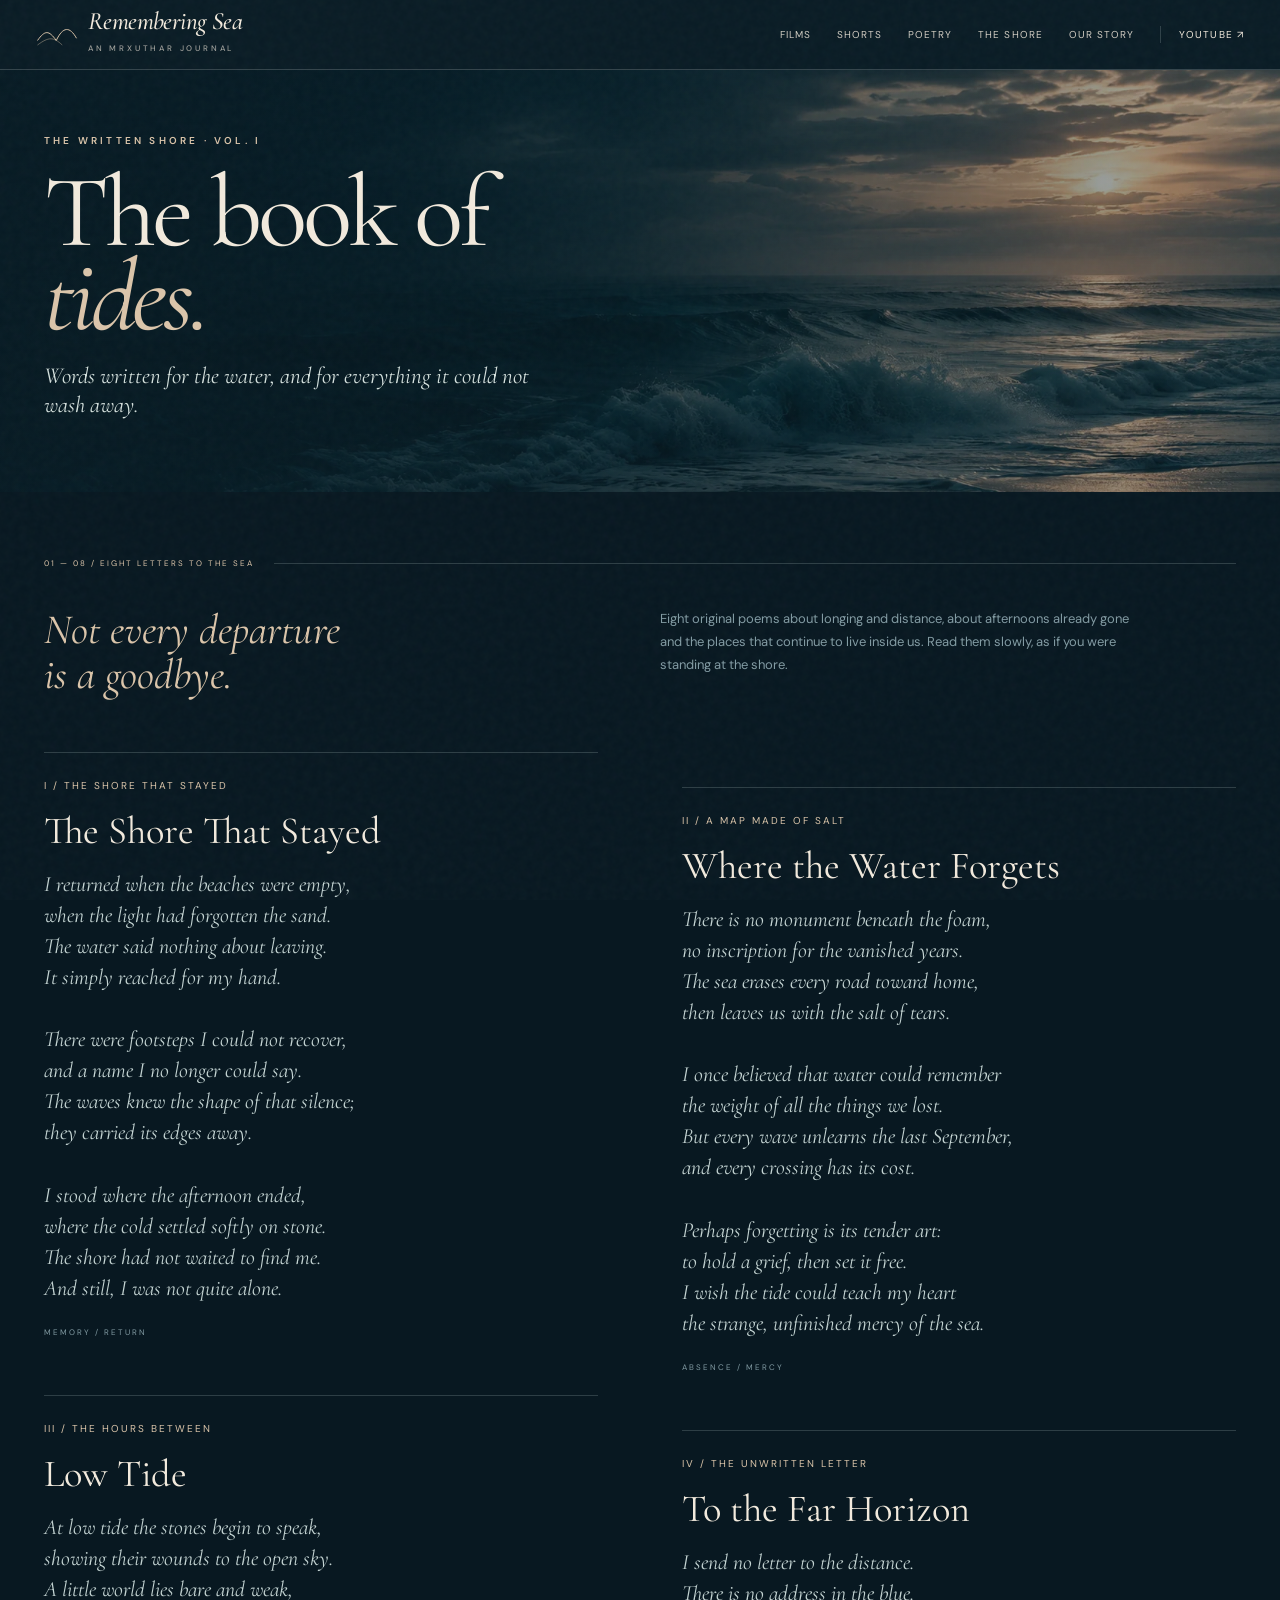
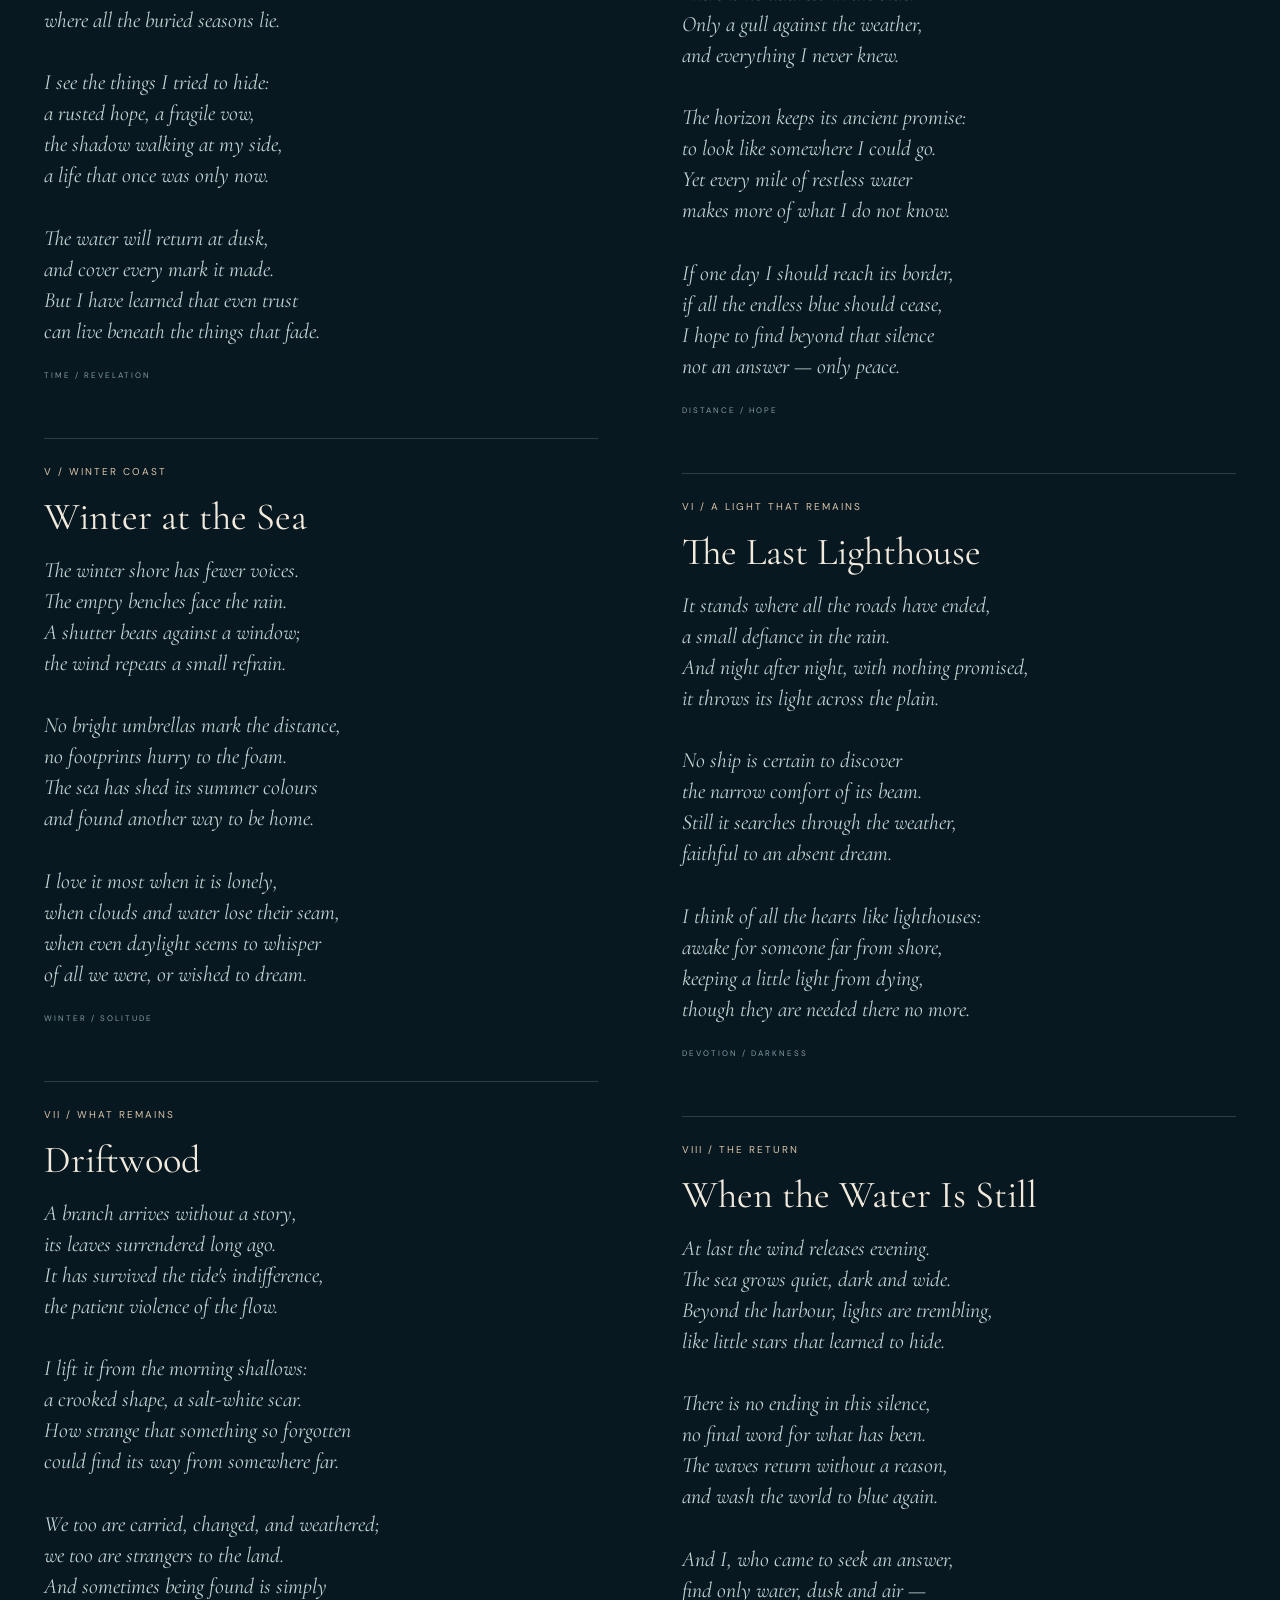
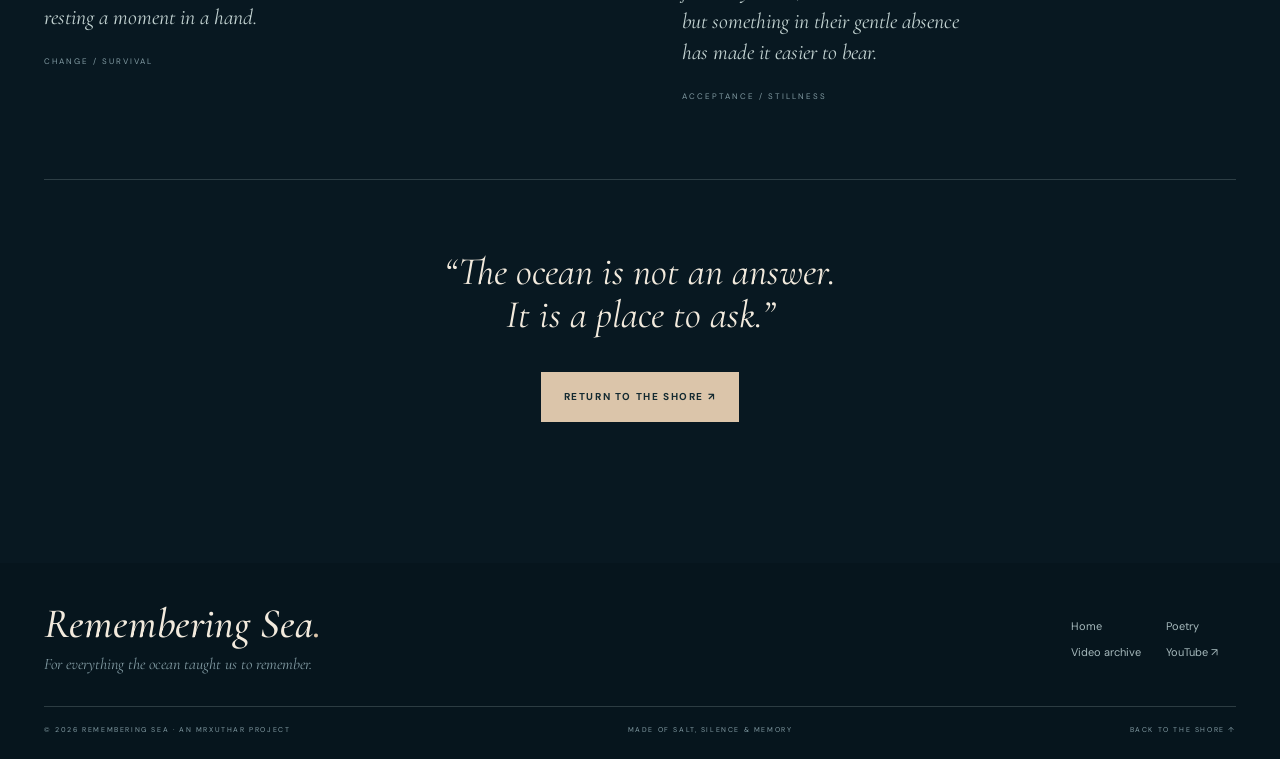
<file: poetry.html>
<!DOCTYPE html>
<html lang="en"><head><meta charset="utf-8"><meta name="viewport" content="width=device-width, initial-scale=1"><meta name="theme-color" content="#091a24"><meta name="description" content="Original poetry about the sea, memory, melancholy and the quiet distance between departures and returns."><title>The Book of Tides · Remembering Sea</title><link rel="icon" href="assets/favicon.svg" type="image/svg+xml"><link rel="preconnect" href="https://fonts.googleapis.com"><link rel="preconnect" href="https://fonts.gstatic.com" crossorigin><link href="https://fonts.googleapis.com/css2?family=Cormorant+Garamond:ital,wght@0,400;0,500;0,600;1,400;1,500;1,600&family=DM+Sans:wght@400;500;600;700&display=swap" rel="stylesheet"><link rel="stylesheet" href="assets/style.css"><link rel="stylesheet" href="assets/restyle.css"><script src="assets/app.js" defer></script></head>
<body class="inner-page" data-page="poetry"><a class="skip-link" href="#main">Skip to content</a><div class="grain" aria-hidden="true"></div>
<header class="site-header"><a class="wordmark" href="index.html" aria-label="Remembering Sea — home"><svg class="mark" viewBox="0 0 56 34" fill="none" aria-hidden="true"><path d="M2 25C12 11 17 11 27 25C36 6 45 6 54 22" stroke="currentColor" stroke-width="1.3"/><path d="M2 31C17 20 23 20 35 31" stroke="currentColor" stroke-width=".8" opacity=".7"/></svg><span><strong>Remembering Sea</strong><small>AN MRXUTHAR JOURNAL</small></span></a><button class="menu-toggle" aria-controls="main-nav" aria-expanded="false" aria-label="Open navigation"><span></span><span></span></button><nav class="main-nav" id="main-nav" aria-label="Primary navigation"><a href="index.html#films">Films</a><a href="index.html#shorts">Shorts</a><a href="poetry.html" aria-current="page">Poetry</a><a href="index.html#gallery">The shore</a><a href="index.html#about">Our story</a><a class="nav-youtube" href="https://www.youtube.com/@MrXuthar" target="_blank" rel="noopener noreferrer">YouTube ↗</a></nav></header>
<main id="main"><section class="inner-hero"><div class="page-shell"><p class="eyebrow">THE WRITTEN SHORE · VOL. I</p><h1>The book of<br><em>tides.</em></h1><p>Words written for the water, and for everything it could not wash away.</p></div></section>
<section class="poems-main page-shell"><div class="section-index"><span>01 — 08 / EIGHT LETTERS TO THE SEA</span><span class="fine-line"></span></div><div class="poems-intro reveal"><h2>Not every departure<br>is a goodbye.</h2><p>Eight original poems about longing and distance, about afternoons already gone and the places that continue to live inside us. Read them slowly, as if you were standing at the shore.</p></div>
<div class="poem-grid">
<article class="poem-article reveal"><span class="poem-count">I / THE SHORE THAT STAYED</span><h2>The Shore That Stayed</h2><p>I returned when the beaches were empty,
when the light had forgotten the sand.
The water said nothing about leaving.
It simply reached for my hand.

There were footsteps I could not recover,
and a name I no longer could say.
The waves knew the shape of that silence;
they carried its edges away.

I stood where the afternoon ended,
where the cold settled softly on stone.
The shore had not waited to find me.
And still, I was not quite alone.</p><div class="poem-footnote">MEMORY / RETURN</div></article>
<article class="poem-article reveal"><span class="poem-count">II / A MAP MADE OF SALT</span><h2>Where the Water Forgets</h2><p>There is no monument beneath the foam,
no inscription for the vanished years.
The sea erases every road toward home,
then leaves us with the salt of tears.

I once believed that water could remember
the weight of all the things we lost.
But every wave unlearns the last September,
and every crossing has its cost.

Perhaps forgetting is its tender art:
to hold a grief, then set it free.
I wish the tide could teach my heart
the strange, unfinished mercy of the sea.</p><div class="poem-footnote">ABSENCE / MERCY</div></article>
<article class="poem-article reveal"><span class="poem-count">III / THE HOURS BETWEEN</span><h2>Low Tide</h2><p>At low tide the stones begin to speak,
showing their wounds to the open sky.
A little world lies bare and weak,
where all the buried seasons lie.

I see the things I tried to hide:
a rusted hope, a fragile vow,
the shadow walking at my side,
a life that once was only now.

The water will return at dusk,
and cover every mark it made.
But I have learned that even trust
can live beneath the things that fade.</p><div class="poem-footnote">TIME / REVELATION</div></article>
<article class="poem-article reveal"><span class="poem-count">IV / THE UNWRITTEN LETTER</span><h2>To the Far Horizon</h2><p>I send no letter to the distance.
There is no address in the blue.
Only a gull against the weather,
and everything I never knew.

The horizon keeps its ancient promise:
to look like somewhere I could go.
Yet every mile of restless water
makes more of what I do not know.

If one day I should reach its border,
if all the endless blue should cease,
I hope to find beyond that silence
not an answer — only peace.</p><div class="poem-footnote">DISTANCE / HOPE</div></article>
<article class="poem-article reveal"><span class="poem-count">V / WINTER COAST</span><h2>Winter at the Sea</h2><p>The winter shore has fewer voices.
The empty benches face the rain.
A shutter beats against a window;
the wind repeats a small refrain.

No bright umbrellas mark the distance,
no footprints hurry to the foam.
The sea has shed its summer colours
and found another way to be home.

I love it most when it is lonely,
when clouds and water lose their seam,
when even daylight seems to whisper
of all we were, or wished to dream.</p><div class="poem-footnote">WINTER / SOLITUDE</div></article>
<article class="poem-article reveal"><span class="poem-count">VI / A LIGHT THAT REMAINS</span><h2>The Last Lighthouse</h2><p>It stands where all the roads have ended,
a small defiance in the rain.
And night after night, with nothing promised,
it throws its light across the plain.

No ship is certain to discover
the narrow comfort of its beam.
Still it searches through the weather,
faithful to an absent dream.

I think of all the hearts like lighthouses:
awake for someone far from shore,
keeping a little light from dying,
though they are needed there no more.</p><div class="poem-footnote">DEVOTION / DARKNESS</div></article>
<article class="poem-article reveal"><span class="poem-count">VII / WHAT REMAINS</span><h2>Driftwood</h2><p>A branch arrives without a story,
its leaves surrendered long ago.
It has survived the tide's indifference,
the patient violence of the flow.

I lift it from the morning shallows:
a crooked shape, a salt-white scar.
How strange that something so forgotten
could find its way from somewhere far.

We too are carried, changed, and weathered;
we too are strangers to the land.
And sometimes being found is simply
resting a moment in a hand.</p><div class="poem-footnote">CHANGE / SURVIVAL</div></article>
<article class="poem-article reveal"><span class="poem-count">VIII / THE RETURN</span><h2>When the Water Is Still</h2><p>At last the wind releases evening.
The sea grows quiet, dark and wide.
Beyond the harbour, lights are trembling,
like little stars that learned to hide.

There is no ending in this silence,
no final word for what has been.
The waves return without a reason,
and wash the world to blue again.

And I, who came to seek an answer,
find only water, dusk and air —
but something in their gentle absence
has made it easier to bear.</p><div class="poem-footnote">ACCEPTANCE / STILLNESS</div></article>
</div><div class="poem-final"><p>“The ocean is not an answer.<br>It is a place to ask.”</p><a class="btn btn-sand" href="index.html">Return to the shore ↗</a></div></section></main>
<footer class="site-footer"><div class="page-shell footer-top"><div><a class="footer-brand" href="index.html">Remembering Sea<span>.</span></a><p>For everything the ocean taught us to remember.</p></div><div class="footer-links"><a href="index.html">Home</a><a href="poetry.html">Poetry</a><a href="archive.html">Video archive</a><a href="https://www.youtube.com/@MrXuthar" target="_blank" rel="noopener noreferrer">YouTube ↗</a></div></div><div class="page-shell footer-bottom"><span>© <span id="year">2026</span> REMEMBERING SEA · AN MRXUTHAR PROJECT</span><span>MADE OF SALT, SILENCE & MEMORY</span><a href="index.html">BACK TO THE SHORE ↑</a></div></footer>
</body></html>
</file>
<file: assets/style.css>
:root{--abyss:#081821;--deep:#0b2029;--navy:#102b36;--mid:#123943;--mist:#afc3c7;--muted:#829ba3;--ivory:#f2eadd;--sand:#dbc5aa;--line:rgba(195,215,216,.17);--page:min(1330px,calc(100% - 124px));--serif:'Cormorant Garamond',Georgia,serif;--sans:'DM Sans',Arial,sans-serif}
*{box-sizing:border-box}html{scroll-behavior:smooth;scroll-padding-top:85px}body{margin:0;background:var(--abyss);color:var(--ivory);font-family:var(--sans);font-size:15px;line-height:1.7;overflow-x:hidden}a{color:inherit;text-decoration:none}a:hover{color:#fff}button{font:inherit}button,a{-webkit-tap-highlight-color:transparent}button:focus-visible,a:focus-visible{outline:2px solid var(--sand);outline-offset:5px}img{display:block;max-width:100%}::selection{background:#d0b99b;color:#081821}.page-shell{width:var(--page);margin-inline:auto}.skip-link{position:fixed;top:-100px;left:20px;background:var(--sand);color:#101e25;padding:10px 16px;z-index:1000}.skip-link:focus{top:16px}.grain{pointer-events:none;position:fixed;inset:0;z-index:50;opacity:.065;background-image:url("data:image/svg+xml,%3Csvg viewBox='0 0 180 180' xmlns='http://www.w3.org/2000/svg'%3E%3Cfilter id='n'%3E%3CfeTurbulence type='fractalNoise' baseFrequency='.67' numOctaves='3' stitchTiles='stitch'/%3E%3C/filter%3E%3Crect width='100%25' height='100%25' filter='url(%23n)' opacity='.5'/%3E%3C/svg%3E")}
.site-header{position:absolute;z-index:20;top:0;left:0;width:100%;height:96px;display:flex;align-items:center;justify-content:space-between;padding:0 max(55px,calc((100vw - 1350px)/2));border-bottom:1px solid rgba(230,239,236,.19);background:linear-gradient(180deg,rgba(5,19,26,.35),transparent)}.wordmark{display:flex;gap:15px;align-items:center;white-space:nowrap}.mark{width:52px;height:38px;color:var(--sand)}.wordmark strong{display:block;font-family:var(--serif);font-size:30px;font-weight:500;font-style:italic;letter-spacing:-.6px;line-height:1}.wordmark small{font:500 9px var(--sans);letter-spacing:3.7px;opacity:.64}.main-nav{display:flex;align-items:center;gap:30px}.main-nav>a{font-size:11px;letter-spacing:1.45px;text-transform:uppercase;opacity:.86;transition:opacity .2s,color .2s}.main-nav>a:hover{color:var(--sand);opacity:1}.main-nav .nav-youtube{display:inline-flex;gap:9px;align-items:center;opacity:1;color:var(--ivory);border-left:1px solid var(--line);padding-left:25px}.yt-icon{width:21px;height:21px;vertical-align:middle}.menu-toggle{display:none}
.hero{height:min(900px,100svh);min-height:740px;position:relative;isolation:isolate;background:#092632;overflow:hidden}.hero-image{position:absolute;inset:0;z-index:-3;background:url('sea-at-dusk.webp') center center/cover no-repeat;transform:scale(1.04);animation:slow-breath 23s ease-in-out alternate infinite}.hero-overlay{position:absolute;inset:0;z-index:-2;background:linear-gradient(90deg,rgba(3,17,27,.78) 0%,rgba(3,17,27,.52) 38%,rgba(3,17,27,.10) 88%),linear-gradient(0deg,rgba(5,21,29,.94) 0%,transparent 30%,rgba(5,21,29,.15) 74%,rgba(5,21,29,.35) 100%)}@keyframes slow-breath{to{transform:scale(1.115)}}.hero-left-rail{position:absolute;left:26px;top:50%;transform:translateY(-50%) rotate(-90deg);transform-origin:14px center;white-space:nowrap;letter-spacing:3px;font-size:9px;color:#d1e1df;opacity:.75;display:flex;align-items:center;gap:40px}.hero-left-rail span{opacity:.6}.hero-content{padding-top:190px;position:relative}.eyebrow{font-size:10px;font-weight:600;letter-spacing:3.2px;text-transform:uppercase;color:var(--sand);margin:0 0 22px}.hero h1{font-family:var(--serif);font-size:clamp(98px,11.8vw,192px);font-weight:400;line-height:.73;letter-spacing:-6px;margin:0 0 44px;text-shadow:0 6px 40px rgba(0,0,0,.1)}.hero h1 em{font-weight:400;color:#dec6aa;padding-left:clamp(25px,7vw,108px)}.hero-rule{height:1px;width:78px;background:var(--sand);margin:5px 0 28px}.hero-verse{font-family:var(--serif);font-size:clamp(24px,2.5vw,35px);font-style:italic;line-height:1.2;letter-spacing:.15px;margin:0 0 36px;color:#eee8de}.hero-actions{display:flex;align-items:center;gap:35px}.btn{display:inline-flex;align-items:center;justify-content:center;gap:14px;min-height:50px;padding:15px 23px;font-size:10px;text-transform:uppercase;letter-spacing:1.6px;font-weight:700;transition:background .25s,color .25s,transform .25s;cursor:pointer}.btn:hover{transform:translateY(-2px)}.btn-sand{background:var(--sand);color:#142a31}.btn-sand:hover{background:var(--ivory);color:#091f26}.btn-outline{border:1px solid rgba(234,229,219,.55);color:#eee}.btn-outline:hover{background:var(--ivory);color:#142a31}.play-triangle{font-size:10px}.text-link{font-size:11px;letter-spacing:.6px}.text-link span,.underlined-link span{margin-left:12px;color:var(--sand)}.hero-link{border-bottom:1px solid rgba(235,226,211,.5);padding-bottom:7px}.hero-bottom{position:absolute;bottom:29px;left:50%;transform:translateX(-50%);display:flex;align-items:center;justify-content:space-between;font-size:9px;font-weight:500;letter-spacing:2px;color:#d3dcd7}.scroll-indicator{position:absolute;left:50%;bottom:0;width:1px;height:38px;background:linear-gradient(180deg,#dcc4a9,transparent);animation:scroll 2.5s ease-in-out infinite alternate}@keyframes scroll{to{opacity:.25;transform:translateY(8px)}}.animate-in{animation:appear-up 1.1s cubic-bezier(.2,.75,.3,1) both}.animate-in:nth-child(2){animation-delay:.1s}.animate-in:nth-child(3){animation-delay:.2s}.animate-in:nth-child(4){animation-delay:.3s}.animate-in:nth-child(5){animation-delay:.4s}@keyframes appear-up{from{opacity:0;transform:translateY(20px)}to{opacity:1;transform:translateY(0)}}
.section-space{padding-top:140px;padding-bottom:140px}.section-index{display:flex;align-items:center;gap:32px;font-size:9px;letter-spacing:2.6px;color:var(--muted);white-space:nowrap;margin-bottom:95px}.fine-line{height:1px;background:var(--line);flex:1}.display-title{font-family:var(--serif);font-weight:400;font-size:clamp(55px,5.9vw,92px);line-height:.95;letter-spacing:-2px;margin:0;color:var(--ivory)}.display-title em{font-weight:400;color:var(--sand)}.intro-grid{display:grid;grid-template-columns:1.22fr .75fr;align-items:center;gap:11%}.intro-heading .eyebrow{margin-bottom:32px}.intro-copy{padding-top:50px}.star-glyph{font-family:var(--serif);font-size:37px;color:var(--sand)}.intro-copy p{font-family:var(--serif);font-size:clamp(21px,1.8vw,27px);line-height:1.45;color:#b3c6c8;font-weight:400}.intro-copy p+p{font-family:var(--sans);font-size:14px;line-height:1.9;color:var(--muted);margin-top:28px}.intro-copy strong{color:var(--ivory);font-weight:500}.intro-copy a:not(.underlined-link){color:var(--sand);text-decoration:underline;text-underline-offset:4px}.underlined-link{display:inline-flex;gap:15px;border-bottom:1px solid rgba(220,198,168,.65);padding-bottom:10px;font-size:10px;text-transform:uppercase;letter-spacing:1.6px;font-weight:700;color:var(--ivory);margin-top:26px}.underlined-link:hover{color:var(--sand)}
.interlude{height:600px;position:relative;display:flex;justify-content:center;align-items:center;text-align:center;isolation:isolate;background:#163942;overflow:hidden}.interlude-photo{position:absolute;z-index:-2;inset:0;background:url('the-deep.webp') center 35%/cover no-repeat;filter:saturate(.75) brightness(.75)}.interlude::before{content:'';position:absolute;z-index:-1;inset:0;background:linear-gradient(90deg,rgba(6,31,39,.90),rgba(5,31,38,.59),rgba(6,31,39,.9)),linear-gradient(0deg,rgba(7,24,33,.58),transparent,rgba(7,24,33,.4))}.interlude .eyebrow{display:block;margin-bottom:36px}.interlude p{font:italic 400 clamp(37px,4.5vw,71px)/1.13 var(--serif);margin:0}.interlude p em{color:var(--sand)}.interlude-credit{display:block;margin-top:33px;font-size:9px;letter-spacing:3px;color:#b4c7ca}
.section-top{display:flex;justify-content:space-between;align-items:flex-end;gap:60px;margin-bottom:65px}.section-aside{max-width:310px;color:var(--muted);font-size:13px;line-height:1.9}.section-aside p{margin:0}.section-aside .underlined-link{margin-top:24px}.video-grid{display:grid;grid-template-columns:repeat(3,minmax(0,1fr));gap:25px}.channel-empty{grid-column:1/-1;min-height:455px;display:grid;grid-template-columns:1.08fr 1fr;border:1px solid var(--line);background:#0f2a33;overflow:hidden}.channel-empty-picture{min-height:330px;background:linear-gradient(90deg,transparent,rgba(11,34,43,.05)),url('afterglow.webp') center center/cover no-repeat}.channel-empty-content{padding:60px 6vw;align-self:center}.channel-empty h3{font:400 58px/.95 var(--serif);letter-spacing:-1px;margin:0 0 25px}.channel-empty p{color:#a7b8b9;font-size:13px;max-width:345px;line-height:1.9}.channel-empty .btn{margin-top:16px}.video-card{min-width:0;cursor:pointer;text-align:left;border:0;color:var(--ivory);background:none;padding:0}.video-cover{position:relative;aspect-ratio:16/9;overflow:hidden;background:linear-gradient(135deg,#0e323a,#182f3d)}.video-cover img{width:100%;height:100%;object-fit:cover;filter:brightness(.77);transition:transform .5s,filter .4s}.video-card:hover .video-cover img{transform:scale(1.06);filter:brightness(.98)}.video-cover .video-play{position:absolute;inset:0;display:grid;place-items:center}.video-play span{display:grid;place-items:center;background:rgba(6,22,28,.72);width:55px;height:55px;border-radius:50%;border:1px solid rgba(250,250,244,.65);font-size:16px;padding-left:3px}.video-meta{padding:18px 0 0}.video-meta .small-label{color:var(--sand)}.video-meta h3{font:400 27px/1.13 var(--serif);margin:10px 0 0}.section-footnote{font-size:9px;color:var(--muted);letter-spacing:2px;margin-top:38px;display:flex;justify-content:space-between;border-top:1px solid var(--line);padding-top:22px}
.shorts-section{background:#0d2931;position:relative}.shorts-section::before{content:'';position:absolute;top:0;right:0;width:42%;height:100%;background:radial-gradient(ellipse at right,rgba(75,117,116,.12),transparent 65%);pointer-events:none}.shorts-grid{display:grid;grid-template-columns:1.4fr .6fr;gap:25px;min-height:420px}.shorts-grid.populated{grid-template-columns:repeat(4,minmax(0,1fr))}.shorts-placeholder{min-height:430px;position:relative;background:linear-gradient(180deg,rgba(4,29,39,.22),rgba(4,25,31,.86)),url('shoreline.webp') 50% 50%/cover no-repeat;display:flex;align-items:center;justify-content:center;text-align:center;overflow:hidden}.shorts-pill{position:absolute;top:27px;left:30px;font-size:9px;letter-spacing:2px;background:rgba(8,30,38,.72);padding:7px 13px}.shorts-placeholder-text{font:400 clamp(36px,4.2vw,64px)/.95 var(--serif)}.shorts-placeholder-text em{color:var(--sand)}.circle-arrow{position:absolute;bottom:30px;right:30px;width:56px;height:56px;display:grid;place-items:center;border:1px solid rgba(233,236,230,.6);border-radius:50%;font-size:25px;transition:background .2s}.shorts-placeholder:hover .circle-arrow{background:rgba(255,255,255,.19)}.shorts-note{padding:30px 30px 30px 45px;display:flex;flex-direction:column;justify-content:space-between;border:1px solid var(--line)}.shorts-number{font:italic 100px/1 var(--serif);color:rgba(215,201,182,.4)}.shorts-note p{font:italic 34px/1.2 var(--serif);color:var(--ivory);margin:24px 0}.small-label{font-size:9px;letter-spacing:2px;color:var(--muted);font-weight:600}.short-card{aspect-ratio:9/16;max-height:490px;position:relative;background:#123441;border:0;padding:0;text-align:left;overflow:hidden;cursor:pointer;min-width:0;color:#fff}.short-card img{width:100%;height:100%;object-fit:cover;filter:brightness(.65);transition:transform .45s}.short-card:hover img{transform:scale(1.045)}.short-card-overlay{position:absolute;inset:0;display:flex;flex-direction:column;align-items:flex-start;justify-content:space-between;padding:18px;background:linear-gradient(0deg,rgba(0,0,0,.8),transparent 45%)}.short-card h3{font:400 26px/1.07 var(--serif);margin:0}.short-card .yt-icon{width:28px;height:28px}
.poetry-layout{display:grid;grid-template-columns:1fr .93fr;gap:12%;align-items:center}.poetry-image{position:relative;margin-top:22px}.poetry-image img{width:100%;aspect-ratio:4/5;object-fit:cover;filter:brightness(.85)}.image-caption{position:absolute;bottom:30px;left:32px;letter-spacing:2px;font-size:9px}.poetry-content .display-title{margin-bottom:50px}.poetry-fragment{font:italic 400 clamp(22px,2.1vw,31px)/1.48 var(--serif);color:#d3e0dc;margin:0}.poem-byline{display:block;color:var(--sand);font-size:9px;letter-spacing:1.8px;margin:30px 0 34px}.poetry-subtext{font-size:13px;color:var(--muted);max-width:380px;line-height:1.9;margin-bottom:30px}.quote-band{padding:100px 0;background:#102c36;border-block:1px solid var(--line)}.quote-band-inner{text-align:center}.quote-band blockquote{font:italic 400 clamp(37px,5.3vw,76px)/1.08 var(--serif);max-width:950px;margin:12px auto 38px}.shuffle-button{border:0;background:transparent;color:var(--sand);display:inline-flex;gap:12px;align-items:center;font-size:10px;font-weight:700;letter-spacing:2px;cursor:pointer}.shuffle-button:hover{color:#fff}
.gallery-grid{display:grid;grid-template-columns:1fr 1fr 1fr;grid-template-rows:250px 250px;gap:20px}.gallery-image{position:relative;overflow:hidden;margin:0;background:#1c3740}.gallery-image img{height:100%;width:100%;object-fit:cover;filter:brightness(.68) saturate(.85);transition:transform .8s,filter .7s}.gallery-image:hover img{transform:scale(1.065);filter:brightness(.9)}.gallery-image figcaption{position:absolute;bottom:22px;left:24px;font-size:9px;font-weight:600;letter-spacing:1.9px;z-index:2;text-shadow:0 1px 3px rgba(0,0,0,.6)}.g-one{grid-column:1;grid-row:1/3}.g-two{grid-column:2;grid-row:1}.g-three{grid-column:3;grid-row:1}.g-four{grid-column:2/4;grid-row:2}.photo-credit{color:var(--muted);font-size:10px;margin:22px 0 0}.photo-credit a{color:var(--sand);text-decoration:underline}
.about-section{position:relative;isolation:isolate;background:#143039;overflow:hidden}.about-backdrop{position:absolute;inset:0;z-index:-1;background:linear-gradient(90deg,#102b35 0%,rgba(8,30,39,.90) 50%,rgba(8,30,39,.54) 100%),url('afterglow.webp') center/cover no-repeat}.about-layout{padding:155px 0;display:grid;grid-template-columns:.7fr 1.3fr;gap:100px}.about-emblem{font:italic 330px/1 var(--serif);color:rgba(213,201,178,.09);margin-top:30px}.about-copy .display-title{margin-bottom:42px}.about-copy p{font-size:14px;line-height:2;max-width:580px;color:#b7c7c8}.about-copy strong{color:var(--ivory)}.about-copy .btn{margin-top:22px}.site-footer{background:#06151d}.footer-top{display:flex;justify-content:space-between;padding:80px 0 65px;border-bottom:1px solid var(--line)}.footer-brand{font:italic 500 55px/.9 var(--serif)}.footer-brand span{color:var(--sand)}.footer-top p{font:italic 20px var(--serif);color:var(--muted)}.footer-links{display:grid;grid-template-columns:1fr 1fr;gap:12px 32px;align-content:center}.footer-links a{color:#a6b9bc;font-size:12px}.footer-links a:hover{color:var(--sand)}.footer-bottom{display:flex;justify-content:space-between;padding:25px 0 35px;font-size:8px;letter-spacing:1.6px;color:var(--muted)}.footer-bottom a:hover{color:var(--sand)}
.video-dialog{width:min(980px,calc(100vw - 35px));max-width:none;max-height:90vh;background:#071820;color:var(--ivory);border:1px solid rgba(234,230,220,.35);padding:22px}.video-dialog::backdrop{background:rgba(1,8,12,.86);backdrop-filter:blur(8px)}.video-dialog-frame{aspect-ratio:16/9;background:#000}.video-dialog-frame.vertical{aspect-ratio:9/16;max-height:74vh;width:min(400px,100%);margin:0 auto}.video-dialog iframe{height:100%;width:100%;border:0}.dialog-close{position:absolute;top:-4px;right:2px;background:transparent;color:white;border:0;font-size:34px;cursor:pointer;z-index:3}.video-dialog>a{display:inline-block;font-size:11px;color:var(--sand);margin-top:15px}.reveal{transition:opacity .8s ease,transform .8s ease}.js-ready .reveal:not(.is-visible){opacity:0;transform:translateY(27px)}
/* Inner pages */
.inner-page .site-header{position:relative;background:#0a1c25}.inner-hero{position:relative;min-height:500px;display:flex;align-items:center;background:#0d2933;isolation:isolate}.inner-hero:before{content:'';position:absolute;inset:0;z-index:-1;background:linear-gradient(90deg,rgba(8,28,37,.94),rgba(8,28,37,.62),rgba(8,28,37,.34)),url('sea-at-dusk.webp') center/cover no-repeat}.inner-hero .page-shell{padding:85px 0}.inner-hero h1{font:400 clamp(75px,9.5vw,154px)/.82 var(--serif);letter-spacing:-4px;margin:0 0 32px}.inner-hero h1 em{color:var(--sand)}.inner-hero p:not(.eyebrow){max-width:500px;font:italic 28px/1.28 var(--serif);color:#d4e0dd}.poems-main{padding:110px 0 140px}.poems-intro{display:grid;grid-template-columns:1fr 1fr;gap:70px;margin-bottom:100px}.poems-intro h2{font:italic 53px/1.05 var(--serif);color:var(--sand);margin:0}.poems-intro p{max-width:490px;font:16px/1.9 var(--sans);color:var(--muted);margin:0}.poem-grid{display:grid;grid-template-columns:1fr 1fr;column-gap:10%;row-gap:110px}.poem-article{border-top:1px solid var(--line);padding-top:30px}.poem-article:nth-child(even){transform:translateY(90px)}.poem-count{font-size:10px;letter-spacing:2px;color:var(--sand)}.poem-article h2{font:400 clamp(39px,3.6vw,57px)/1 var(--serif);margin:25px 0 28px}.poem-article p{font:italic 400 clamp(22px,2vw,27px)/1.5 var(--serif);color:#c3d3d2;white-space:pre-line;margin:0}.poem-footnote{margin-top:40px;font-size:9px;letter-spacing:2px;color:var(--muted)}.poem-final{margin-top:210px;padding:85px 30px;text-align:center;border-top:1px solid var(--line)}.poem-final p{font:italic 50px/1.1 var(--serif);margin:15px 0 35px}.archive-controls{display:flex;align-items:center;gap:10px;margin-bottom:35px}.filter-button{background:transparent;color:var(--muted);border:1px solid var(--line);padding:10px 22px;cursor:pointer;font-size:10px;letter-spacing:1.3px;text-transform:uppercase}.filter-button.active{color:#102630;background:var(--sand)}.archive-section{padding:105px 0 140px}.archive-section .video-grid{margin-top:30px}.archive-note{margin-bottom:34px;color:var(--muted);font-size:13px}.archive-section .shorts-grid{grid-template-columns:repeat(4,1fr);margin-top:30px}.archive-section .shorts-note{display:none}
@media(max-width:1100px){:root{--page:min(100% - 70px,1200px)}.site-header{padding-inline:35px}.main-nav{gap:17px}.main-nav>a{font-size:10px}.main-nav .nav-youtube{padding-left:13px}.hero h1{font-size:clamp(96px,12.5vw,150px)}}
@media(max-width:800px){:root{--page:calc(100% - 44px)}.site-header{height:76px;padding:0 22px}.wordmark strong{font-size:27px}.mark{width:39px}.wordmark small{letter-spacing:2px;font-size:8px}.menu-toggle{display:flex;width:42px;height:42px;background:transparent;border:1px solid rgba(232,232,224,.32);flex-direction:column;justify-content:center;align-items:center;gap:6px;cursor:pointer}.menu-toggle span{height:1px;width:19px;background:white;transition:transform .3s}.menu-toggle[aria-expanded=true] span:first-child{transform:translateY(3.5px) rotate(45deg)}.menu-toggle[aria-expanded=true] span:last-child{transform:translateY(-3.5px) rotate(-45deg)}.main-nav{position:absolute;top:75px;left:0;right:0;display:none;flex-direction:column;align-items:stretch;background:#091c25;padding:25px 25px 35px;gap:0;border-bottom:1px solid var(--line)}.main-nav.is-open{display:flex}.main-nav>a{padding:13px 0;font-size:12px;border-bottom:1px solid var(--line)}.main-nav .nav-youtube{padding:14px 0;border-left:0;border-bottom:0}.hero{min-height:690px;height:95svh}.hero-image{background-image:url('sea-at-dusk-mobile.webp');background-position:center}.hero-overlay{background:linear-gradient(90deg,rgba(3,18,25,.67),rgba(3,18,25,.26)),linear-gradient(0deg,rgba(3,18,25,.92),transparent 43%,rgba(3,18,25,.21))}.hero-left-rail{display:none}.hero-content{padding-top:190px}.hero h1{font-size:clamp(80px,15vw,125px);letter-spacing:-3px}.hero h1 em{padding-left:20px}.hero-verse{font-size:27px}.hero-actions{gap:22px;flex-wrap:wrap}.hero-bottom{font-size:8px}.hero-bottom span:last-child{display:none}.section-space{padding-block:90px}.section-index{margin-bottom:57px}.intro-grid,.poetry-layout,.about-layout{grid-template-columns:1fr;gap:45px}.intro-copy{padding-top:0}.interlude{height:470px}.section-top{align-items:flex-start;flex-direction:column;gap:8px}.section-aside{max-width:550px}.channel-empty{grid-template-columns:1fr}.channel-empty-picture{min-height:260px}.channel-empty-content{padding:35px}.shorts-grid{grid-template-columns:1fr}.shorts-note{min-height:240px}.poetry-image img{max-height:560px;aspect-ratio:4/3}.gallery-grid{grid-template-rows:220px 220px}.about-layout{padding-block:95px}.about-emblem{display:none}.footer-bottom{flex-wrap:wrap;gap:15px}.poem-grid{column-gap:7%}.archive-section .shorts-grid{grid-template-columns:repeat(2,1fr)}}
@media(max-width:540px){.hero h1{font-size:clamp(54px,14.2vw,80px);letter-spacing:-2.6px;margin-bottom:40px}.hero-verse{font-size:23px}.hero-actions{align-items:flex-start;flex-direction:column}.hero-bottom{bottom:18px}.display-title{font-size:clamp(52px,12vw,70px)}.intro-copy p{font-size:24px}.intro-copy p+p{font-size:13px}.section-index{font-size:8px;letter-spacing:1.5px;gap:18px}.section-space{padding-block:77px}.interlude{height:460px;padding:22px}.interlude p{font-size:39px}.channel-empty h3{font-size:48px}.video-grid{grid-template-columns:1fr}.shorts-placeholder{min-height:410px}.shorts-number{font-size:70px}.poetry-content .display-title{margin-bottom:30px}.poetry-fragment{font-size:23px}.quote-band{padding:75px 0}.quote-band blockquote{font-size:42px}.gallery-grid{display:grid;grid-template-columns:1fr 1fr;grid-template-rows:220px 180px 220px;gap:12px}.g-one{grid-column:1/3;grid-row:1}.g-two{grid-column:1;grid-row:2}.g-three{grid-column:2;grid-row:2}.g-four{grid-column:1/3;grid-row:3}.gallery-image figcaption{font-size:7px;left:11px;bottom:11px}.footer-top{flex-direction:column;gap:28px}.footer-brand{font-size:48px}.footer-links{justify-content:start;grid-template-columns:130px 130px}.footer-bottom>span:nth-child(2){display:none}.inner-hero{min-height:420px}.inner-hero h1{font-size:clamp(72px,17vw,98px)}.inner-hero p:not(.eyebrow){font-size:24px}.poems-intro,.poem-grid{grid-template-columns:1fr}.poem-grid{row-gap:65px}.poem-article:nth-child(even){transform:none}.poems-main{padding-top:75px}.poems-intro{margin-bottom:70px;gap:25px}.poem-final{margin-top:95px}.archive-section .shorts-grid{gap:12px}.shorts-grid.populated{grid-template-columns:repeat(2,minmax(0,1fr))}}
@media(prefers-reduced-motion:reduce){*,*::before,*::after{animation:none!important;transition:none!important;scroll-behavior:auto!important}.js-ready .reveal:not(.is-visible){opacity:1;transform:none}}
</file>
<file: assets/restyle.css>
/* Compact editorial restyle — shared by the home, archive and poetry pages. */
:root {
  --page: min(1220px, calc(100% - 88px));
  --line: rgba(195, 215, 216, .2);
}
html { scroll-padding-top: 76px; }
.site-header {
  height: 76px;
  padding-inline: max(36px, calc((100vw - 1260px) / 2));
  background: linear-gradient(180deg, rgba(4, 17, 24, .72), rgba(4, 17, 24, .12));
  backdrop-filter: blur(9px);
}
.wordmark { gap: 10px; }
.mark { width: 42px; height: 31px; }
.wordmark strong { font-size: 25px; }
.wordmark small { font-size: 8px; letter-spacing: 2.8px; }
.main-nav { gap: clamp(14px, 2vw, 27px); }
.main-nav > a { font-size: 10px; letter-spacing: 1.1px; }
.main-nav .nav-youtube { padding-left: 18px; }
.hero {
  height: min(790px, 82svh);
  min-height: 620px;
}
.hero-overlay {
  background: linear-gradient(90deg, rgba(3,17,27,.78), rgba(3,17,27,.40) 48%, rgba(3,17,27,.06) 100%),
              linear-gradient(0deg, rgba(5,21,29,.86), transparent 32%, rgba(5,21,29,.26));
}
.hero-content { padding-top: clamp(155px, 20vh, 205px); }
.hero h1 { font-size: clamp(86px, 10vw, 154px); margin-bottom: 27px; }
.hero-rule { margin: 0 0 19px; width: 54px; }
.hero-verse { font-size: clamp(22px, 2vw, 30px); margin-bottom: 24px; }
.hero .btn { min-height: 44px; padding: 12px 18px; }
.hero-bottom { bottom: 22px; font-size: 8px; letter-spacing: 1.6px; }
.scroll-indicator { height: 28px; }
.section-space { padding-block: 78px; }
.section-index {
  gap: 20px;
  margin-bottom: 38px;
  font-size: 8px;
  letter-spacing: 2px;
}
.section-index > span:first-child { color: var(--sand); }
.display-title { font-size: clamp(48px, 5vw, 76px); }
.intro-grid { grid-template-columns: 1.05fr .95fr; gap: 8%; }
.intro-heading .eyebrow { margin-bottom: 20px; }
.intro-copy {
  position: relative;
  padding: 16px 0 10px 26px;
  border-left: 1px solid rgba(219,197,170,.55);
}
.intro-copy .star-glyph { position: absolute; top: 4px; right: 6px; font-size: 24px; }
.intro-copy p { font-size: clamp(19px, 1.55vw, 24px); margin: 0 22px 12px 0; }
.intro-copy p + p { font-size: 12px; line-height: 1.75; margin: 12px 0 0; }
.underlined-link { margin-top: 17px; padding-bottom: 6px; font-size: 9px; }
.interlude {
  height: 300px;
  justify-content: flex-start;
  text-align: left;
  padding-inline: max(44px, calc((100vw - 1220px) / 2));
}
.interlude-content { max-width: 700px; }
.interlude .eyebrow { margin-bottom: 12px; font-size: 9px; }
.interlude p { font-size: clamp(34px, 4.1vw, 58px); }
.interlude-credit { margin-top: 15px; font-size: 8px; }
.section-top { gap: 36px; margin-bottom: 30px; }
.section-aside { max-width: 290px; font-size: 12px; line-height: 1.75; }
.section-aside .underlined-link { margin-top: 14px; }
.video-grid { gap: 17px; }
.channel-empty {
  min-height: 300px;
  grid-template-columns: 1.05fr 1fr;
  border-color: rgba(213,201,178,.28);
}
.channel-empty-picture { min-height: 270px; }
.channel-empty-content { padding: 28px clamp(25px, 4vw, 58px); }
.channel-empty-content .eyebrow { margin-bottom: 12px; }
.channel-empty h3 { font-size: clamp(38px, 4vw, 52px); margin-bottom: 12px; }
.channel-empty p { font-size: 12px; line-height: 1.7; margin: 0; }
.channel-empty .btn { margin-top: 13px; }
.video-cover { outline: 1px solid rgba(230,239,236,.12); outline-offset: -1px; }
.video-play span { width: 45px; height: 45px; }
.video-meta { padding-top: 12px; }
.video-meta h3 { font-size: 23px; margin-top: 5px; }
.section-footnote { margin-top: 24px; padding-top: 14px; font-size: 8px; }
.shorts-section { background: #0d2931; }
.shorts-grid { min-height: 300px; grid-template-columns: 1.35fr .65fr; gap: 17px; }
.shorts-placeholder { min-height: 300px; }
.shorts-pill { top: 18px; left: 19px; font-size: 8px; }
.shorts-placeholder-text { font-size: clamp(34px, 3.8vw, 54px); }
.circle-arrow { width: 43px; height: 43px; right: 18px; bottom: 18px; }
.shorts-note { padding: 20px 24px; min-height: 300px; }
.shorts-number { font-size: 76px; }
.shorts-note p { font-size: 27px; margin: 10px 0; }
.shorts-grid.populated { gap: 14px; }
.short-card { max-height: 350px; }
.short-card-overlay { padding: 13px; }
.short-card h3 { font-size: 22px; }
.poetry-layout { gap: 8%; grid-template-columns: .95fr 1.05fr; }
.poetry-image { margin-top: 0; }
.poetry-image img { aspect-ratio: 5 / 4; }
.image-caption { bottom: 17px; left: 18px; font-size: 8px; }
.poetry-content .display-title { margin-bottom: 25px; }
.poetry-fragment { font-size: clamp(20px, 1.8vw, 27px); }
.poem-byline { margin: 18px 0 20px; font-size: 8px; }
.poetry-subtext { font-size: 12px; line-height: 1.7; margin-bottom: 18px; }
.poetry-content .btn { min-height: 43px; padding: 11px 17px; }
.quote-band { padding: 54px 0; }
.quote-band blockquote { font-size: clamp(34px, 4.7vw, 60px); margin: 8px auto 18px; }
.shuffle-button { font-size: 8px; letter-spacing: 1.6px; }
.gallery-grid { grid-template-rows: 205px 205px; gap: 13px; }
.gallery-image { outline: 1px solid rgba(230,239,236,.12); outline-offset: -1px; }
.gallery-image figcaption {
  left: 13px; bottom: 13px; font-size: 8px; letter-spacing: 1.4px;
  padding: 5px 8px; background: rgba(5,20,27,.62); backdrop-filter: blur(5px);
}
.photo-credit { margin-top: 14px; font-size: 9px; }
.about-layout { padding-block: 82px; grid-template-columns: .6fr 1.4fr; gap: 54px; }
.about-emblem { font-size: 220px; margin-top: 2px; }
.about-copy .display-title { margin-bottom: 22px; }
.about-copy p { font-size: 12px; line-height: 1.8; margin: 10px 0; }
.about-copy .btn { margin-top: 12px; min-height: 43px; padding: 11px 17px; }
.footer-top { padding: 42px 0 32px; }
.footer-brand { font-size: 42px; }
.footer-top p { font-size: 16px; margin: 9px 0 0; }
.footer-links { gap: 8px 25px; }
.footer-links a { font-size: 11px; }
.footer-bottom { padding: 17px 0 23px; font-size: 7px; }
/* Inner pages */
.inner-page .site-header { height: 70px; }
.inner-hero { min-height: 350px; }
.inner-hero .page-shell { padding: 62px 0 48px; }
.inner-hero h1 { font-size: clamp(64px, 8vw, 112px); margin-bottom: 19px; }
.inner-hero p:not(.eyebrow) { max-width: 520px; font-size: 23px; }
.poems-main { padding: 65px 0 85px; }
.poems-intro { gap: 40px; margin-bottom: 55px; }
.poems-intro h2 { font-size: 42px; }
.poems-intro p { font-size: 13px; line-height: 1.75; }
.poem-grid { column-gap: 7%; row-gap: 55px; }
.poem-article { padding-top: 19px; }
.poem-article:nth-child(even) { transform: translateY(35px); }
.poem-article h2 { font-size: clamp(34px, 3vw, 48px); margin: 15px 0 18px; }
.poem-article p { font-size: clamp(19px, 1.7vw, 24px); line-height: 1.43; }
.poem-footnote { margin-top: 22px; font-size: 8px; }
.poem-final { margin-top: 110px; padding: 56px 25px; }
.poem-final p { font-size: 39px; }
.archive-section { padding: 65px 0 85px; }
.archive-section .video-grid { margin-top: 20px; }
.archive-note { margin-bottom: 18px; font-size: 12px; }
.archive-controls { margin-bottom: 24px; }
.filter-button { padding: 8px 16px; }
.archive-section [data-section-type] > h2 { margin: 28px 0 20px !important; }
.archive-section .shorts-grid { gap: 14px; }
@media (max-width: 800px) {
  :root { --page: calc(100% - 44px); }
  .site-header { height: 70px; padding-inline: 22px; }
  .wordmark strong { font-size: 24px; }
  .mark { width: 37px; }
  .main-nav { top: 69px; gap: 0; padding: 13px 22px 20px; }
  .main-nav > a { padding: 10px 0; }
  .hero { min-height: 600px; height: 82svh; }
  .hero-content { padding-top: 170px; }
  .hero h1 { font-size: clamp(76px, 13vw, 115px); margin-bottom: 25px; }
  .hero-verse { font-size: 24px; }
  .hero-actions { gap: 18px; }
  .hero-bottom { bottom: 17px; }
  .section-space { padding-block: 60px; }
  .section-index { margin-bottom: 29px; }
  .intro-grid, .poetry-layout, .about-layout { gap: 28px; }
  .intro-heading .eyebrow { margin-bottom: 14px; }
  .intro-copy { padding: 12px 0 6px 19px; }
  .interlude { height: 260px; padding-inline: 22px; }
  .section-top { margin-bottom: 23px; gap: 12px; }
  .channel-empty { min-height: 0; }
  .channel-empty-picture { min-height: 230px; }
  .channel-empty-content { padding: 24px; }
  .shorts-grid { min-height: 0; gap: 12px; }
  .shorts-placeholder, .shorts-note { min-height: 260px; }
  .shorts-grid.populated { grid-template-columns: repeat(4, minmax(0,1fr)); }
  .short-card { max-height: 290px; }
  .poetry-image img { max-height: 380px; aspect-ratio: 16 / 10; }
  .about-layout { padding-block: 58px; }
  .about-emblem { display: none; }
  .gallery-grid { grid-template-rows: 185px 185px; }
  .footer-top { padding: 32px 0 25px; }
  .inner-hero { min-height: 315px; }
  .inner-hero .page-shell { padding: 50px 0 40px; }
  .poems-main, .archive-section { padding-block: 50px 65px; }
  .poems-intro { margin-bottom: 38px; }
  .poem-grid { row-gap: 40px; }
  .poem-article:nth-child(even) { transform: translateY(20px); }
}
@media (max-width: 540px) {
  :root { --page: calc(100% - 36px); }
  .site-header { padding-inline: 18px; }
  .wordmark strong { font-size: 22px; }
  .wordmark small { font-size: 7px; letter-spacing: 2px; }
  .mark { width: 32px; }
  .hero { min-height: 590px; height: 84svh; }
  .hero-content { padding-top: 158px; }
  .hero h1 { font-size: clamp(58px, 14vw, 78px); letter-spacing: -2px; margin-bottom: 26px; }
  .hero h1 em { padding-left: 16px; }
  .hero-verse { font-size: 21px; margin-bottom: 19px; }
  .hero-actions { gap: 13px; }
  .hero-actions .btn { min-height: 42px; }
  .hero-bottom { font-size: 7px; letter-spacing: 1.2px; }
  .section-space { padding-block: 49px; }
  .section-index { gap: 12px; margin-bottom: 24px; font-size: 7px; }
  .display-title { font-size: clamp(43px, 12vw, 62px); }
  .intro-grid, .poetry-layout, .about-layout { grid-template-columns: 1fr; gap: 23px; }
  .intro-copy p { font-size: 20px; }
  .intro-copy p + p { font-size: 12px; }
  .interlude { height: 235px; padding-inline: 18px; }
  .interlude p { font-size: 34px; }
  .section-top { align-items: flex-start; }
  .section-aside { font-size: 11px; }
  .channel-empty-picture { min-height: 180px; }
  .channel-empty-content { padding: 20px; }
  .channel-empty h3 { font-size: 40px; }
  .video-grid { grid-template-columns: 1fr; gap: 20px; }
  .shorts-grid { grid-template-columns: 1fr; }
  .shorts-placeholder { min-height: 245px; }
  .shorts-note { min-height: 190px; }
  .shorts-number { font-size: 58px; }
  .shorts-note p { font-size: 24px; }
  .shorts-grid.populated { grid-template-columns: repeat(2, minmax(0,1fr)); gap: 10px; }
  .short-card { max-height: 320px; }
  .poetry-image img { aspect-ratio: 16 / 10; max-height: 260px; }
  .poetry-content .display-title { margin-bottom: 17px; }
  .poetry-fragment { font-size: 21px; }
  .quote-band { padding: 43px 0; }
  .quote-band blockquote { font-size: 36px; }
  .gallery-grid { grid-template-rows: 175px 130px 175px; gap: 9px; }
  .gallery-image figcaption { font-size: 7px; }
  .about-layout { padding-block: 48px; }
  .footer-brand { font-size: 37px; }
  .footer-top p { font-size: 14px; }
  .footer-bottom { font-size: 6px; letter-spacing: 1px; gap: 10px; }
  .inner-hero { min-height: 285px; }
  .inner-hero .page-shell { padding-block: 43px 30px; }
  .inner-hero h1 { font-size: clamp(58px, 16vw, 84px); }
  .inner-hero p:not(.eyebrow) { font-size: 20px; }
  .poems-main, .archive-section { padding-block: 42px 55px; }
  .poems-intro, .poem-grid { grid-template-columns: 1fr; }
  .poems-intro { gap: 15px; margin-bottom: 30px; }
  .poems-intro h2 { font-size: 36px; }
  .poem-grid { row-gap: 35px; }
  .poem-article:nth-child(even) { transform: none; }
  .poem-article h2 { font-size: 36px; }
  .poem-article p { font-size: 19px; }
  .poem-final { margin-top: 65px; padding: 42px 12px; }
  .poem-final p { font-size: 34px; }
  .archive-section .shorts-grid { grid-template-columns: repeat(2, minmax(0,1fr)); }
}
@media (prefers-reduced-motion: reduce) {
  .hero-image { animation: none; }
}
</file>
